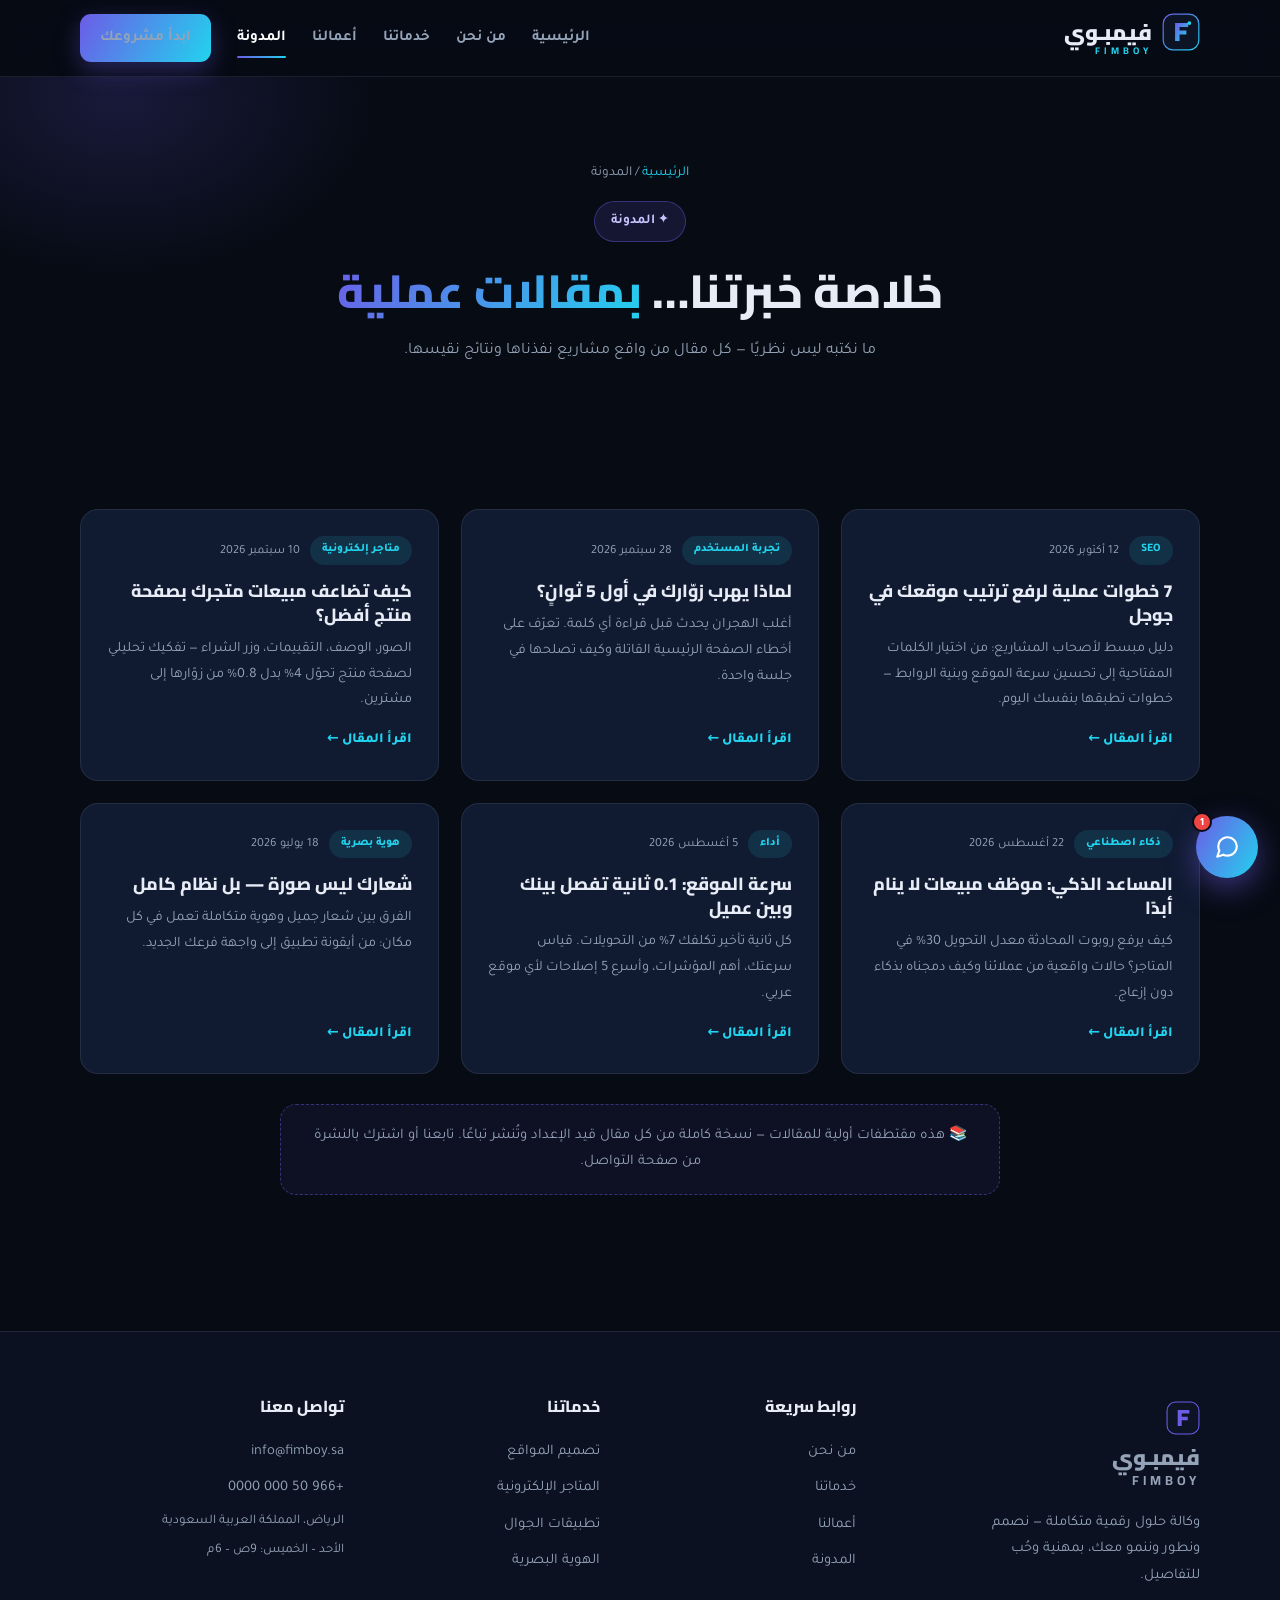
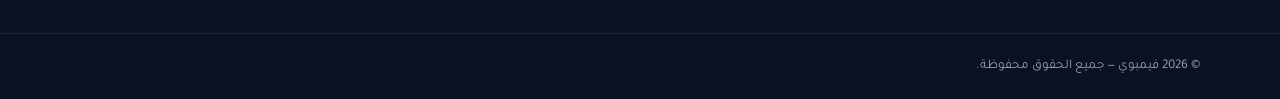
<file: fimboy/blog.html>
<!DOCTYPE html>
<html lang="ar" dir="rtl">
<head>
<meta charset="UTF-8">
<meta name="viewport" content="width=device-width, initial-scale=1.0">
<title>المدونة | فيمبوي — مقالات عن المواقع والتسويق الرقمي</title>
<meta name="description" content="مقالات فيمبوي: نصائح لبناء مواقع ناجحة، تحسين محركات البحث، تجربة المستخدم، والتسويق الرقمي للمشاريع السعودية.">
<meta property="og:type" content="website">
<meta property="og:title" content="المدونة | فيمبوي">
<meta property="og:description" content="نصائح عملية في المواقع والسيو والتسويق الرقمي.">
<meta property="og:image" content="https://d2lm3begjhzc49.cloudfront.net/generated-images/11bd13e3.webp">
<meta name="theme-color" content="#070B14">
<link rel="icon" type="image/svg+xml" href="assets/img/favicon.svg">
<link rel="preconnect" href="https://fonts.googleapis.com">
<link rel="preconnect" href="https://fonts.gstatic.com" crossorigin>
<link href="https://fonts.googleapis.com/css2?family=Tajawal:wght@400;500;700;800&family=Cairo:wght@600;700;800;900&display=swap" rel="stylesheet">
<link rel="stylesheet" href="assets/css/style.css">
</head>
<body>
<a class="skip-link" href="#main">تخطَّ إلى المحتوى</a>

<header class="site-header" id="siteHeader">
  <div class="container nav-wrap">
    <a href="index.html" class="brand" aria-label="فيمبوي — الصفحة الرئيسية">
      <span class="brand-mark" aria-hidden="true">
        <svg viewBox="0 0 64 64" width="38" height="38" fill="none" aria-hidden="true"><defs><linearGradient id="lg" x1="0" y1="0" x2="1" y2="1"><stop offset="0" stop-color="#6C5CE7"/><stop offset="1" stop-color="#22D3EE"/></linearGradient></defs><rect x="2" y="2" width="60" height="60" rx="16" fill="#0D1426" stroke="url(#lg)" stroke-width="2"/><path d="M22 47V17h22v6.5H29.5v6H41v6.5H29.5V47z" fill="url(#lg)"/><circle cx="46" cy="17" r="3.2" fill="#22D3EE"/></svg>
      </span>
      <span class="brand-text">فيمبـوي<small>FIMBOY</small></span>
    </a>
    <nav class="main-nav" id="mainNav" aria-label="التنقل الرئيسي">
      <a href="index.html">الرئيسية</a>
      <a href="about.html">من نحن</a>
      <a href="services.html">خدماتنا</a>
      <a href="portfolio.html">أعمالنا</a>
      <a href="blog.html" class="active">المدونة</a>
      <a href="contact.html" class="btn btn-primary btn-sm">ابدأ مشروعك</a>
    </nav>
    <button class="nav-toggle" id="navToggle" aria-label="فتح القائمة" aria-expanded="false" aria-controls="mainNav"><span></span><span></span><span></span></button>
  </div>
</header>

<main id="main">
<section class="page-hero">
  <div class="container">
    <p class="crumb"><a href="index.html">الرئيسية</a> / المدونة</p>
    <span class="pill">✦ المدونة</span>
    <h1>خلاصة خبرتنا… <span class="grad-text">بمقالات عملية</span></h1>
    <p>ما نكتبه ليس نظريًا — كل مقال من واقع مشاريع نفذناها ونتائج نقيسها.</p>
  </div>
</section>

<section class="section">
  <div class="container">
    <div class="post-grid">
      <article class="post reveal">
        <div class="post-meta"><span class="tag">SEO</span><time datetime="2026-10-12">12 أكتوبر 2026</time></div>
        <h3>7 خطوات عملية لرفع ترتيب موقعك في جوجل</h3>
        <p>دليل مبسط لأصحاب المشاريع: من اختيار الكلمات المفتاحية إلى تحسين سرعة الموقع وبنية الروابط — خطوات تطبقها بنفسك اليوم.</p>
        <span class="read">اقرأ المقال ←</span>
      </article>
      <article class="post reveal">
        <div class="post-meta"><span class="tag">تجربة المستخدم</span><time datetime="2026-09-28">28 سبتمبر 2026</time></div>
        <h3>لماذا يهرب زوّارك في أول 5 ثوانٍ؟</h3>
        <p>أغلب الهجران يحدث قبل قراءة أي كلمة. تعرّف على أخطاء الصفحة الرئيسية القاتلة وكيف تصلحها في جلسة واحدة.</p>
        <span class="read">اقرأ المقال ←</span>
      </article>
      <article class="post reveal">
        <div class="post-meta"><span class="tag">متاجر إلكترونية</span><time datetime="2026-09-10">10 سبتمبر 2026</time></div>
        <h3>كيف تضاعف مبيعات متجرك بصفحة منتج أفضل؟</h3>
        <p>الصور، الوصف، التقييمات، وزر الشراء — تفكيك تحليلي لصفحة منتج تحوّل 4% بدل 0.8% من زوّارها إلى مشترين.</p>
        <span class="read">اقرأ المقال ←</span>
      </article>
      <article class="post reveal">
        <div class="post-meta"><span class="tag">ذكاء اصطناعي</span><time datetime="2026-08-22">22 أغسطس 2026</time></div>
        <h3>المساعد الذكي: موظف مبيعات لا ينام أبدًا</h3>
        <p>كيف يرفع روبوت المحادثة معدل التحويل 30% في المتاجر؟ حالات واقعية من عملائنا وكيف دمجناه بذكاء دون إزعاج.</p>
        <span class="read">اقرأ المقال ←</span>
      </article>
      <article class="post reveal">
        <div class="post-meta"><span class="tag">أداء</span><time datetime="2026-08-05">5 أغسطس 2026</time></div>
        <h3>سرعة الموقع: 0.1 ثانية تفصل بينك وبين عميل</h3>
        <p>كل ثانية تأخير تكلفك 7% من التحويلات. قياس سرعتك، أهم المؤشرات، وأسرع 5 إصلاحات لأي موقع عربي.</p>
        <span class="read">اقرأ المقال ←</span>
      </article>
      <article class="post reveal">
        <div class="post-meta"><span class="tag">هوية بصرية</span><time datetime="2026-07-18">18 يوليو 2026</time></div>
        <h3>شعارك ليس صورة — بل نظام كامل</h3>
        <p>الفرق بين شعار جميل وهوية متكاملة تعمل في كل مكان: من أيقونة تطبيق إلى واجهة فرعك الجديد.</p>
        <span class="read">اقرأ المقال ←</span>
      </article>
    </div>
    <div class="note-box reveal">📚 هذه مقتطفات أولية للمقالات — نسخة كاملة من كل مقال قيد الإعداد وتُنشر تباعًا. تابعنا أو اشترك بالنشرة من صفحة التواصل.</div>
  </div>
</section>
</main>

<footer class="site-footer">
  <div class="container footer-grid">
    <div class="f-col">
      <a href="index.html" class="brand"><span class="brand-mark"><svg viewBox="0 0 64 64" width="34" height="34" aria-hidden="true"><rect x="2" y="2" width="60" height="60" rx="16" fill="#0D1426" stroke="#6C5CE7" stroke-width="2"/><path d="M22 47V17h22v6.5H29.5v6H41v6.5H29.5V47z" fill="#6C5CE7"/></svg></span><span class="brand-text">فيمبـوي<small>FIMBOY</small></span></a>
      <p>وكالة حلول رقمية متكاملة — نصمم ونطور وننمو معك، بمهنية وحُب للتفاصيل.</p>
    </div>
    <div class="f-col"><h4>روابط سريعة</h4><a href="about.html">من نحن</a><a href="services.html">خدماتنا</a><a href="portfolio.html">أعمالنا</a><a href="blog.html">المدونة</a></div>
    <div class="f-col"><h4>خدماتنا</h4><a href="services.html">تصميم المواقع</a><a href="services.html">المتاجر الإلكترونية</a><a href="services.html">تطبيقات الجوال</a><a href="services.html">الهوية البصرية</a></div>
    <div class="f-col"><h4>تواصل معنا</h4><a href="mailto:info@fimboy.sa">info@fimboy.sa</a><a href="tel:+966500000000">+966 50 000 0000</a><small>الرياض، المملكة العربية السعودية</small><small>الأحد – الخميس: 9ص – 6م</small></div>
  </div>
  <div class="footer-bar"><div class="container"><small>© <span id="year">2026</span> فيمبوي — جميع الحقوق محفوظة.</small></div></div>
</footer>

<div class="chat-fab" id="chatFab" role="button" tabindex="0" aria-label="افتح المساعد الذكي" aria-expanded="false">
  <svg viewBox="0 0 24 24" width="26" height="26" fill="none" stroke="currentColor" stroke-width="2" stroke-linecap="round" stroke-linejoin="round" aria-hidden="true"><path d="M21 11.5a8.38 8.38 0 0 1-.9 3.8 8.5 8.5 0 0 1-7.6 4.7 8.38 8.38 0 0 1-3.8-.9L3 21l1.9-5.7a8.38 8.38 0 0 1-.9-3.8 8.5 8.5 0 0 1 4.7-7.6 8.38 8.38 0 0 1 3.8-.9h.5a8.48 8.48 0 0 1 8 8v.5z"/></svg>
  <span class="fab-badge" id="fabBadge">1</span>
</div>
<div class="chat-panel" id="chatPanel" role="dialog" aria-label="مساعد فيمبوي الذكي" aria-hidden="true">
  <div class="chat-header">
    <div class="chat-bot"><span class="bot-avatar">F</span><div class="bot-meta"><strong>مساعد فيمبوي</strong><span class="bot-status"><i></i> متصل الآن — يرد فورًا</span></div></div>
    <button class="chat-close" id="chatClose" aria-label="إغلاق المحادثة">✕</button>
  </div>
  <div class="chat-messages" id="chatMessages" aria-live="polite"></div>
  <div class="chat-chips" id="chatChips"></div>
  <form class="chat-form" id="chatForm">
    <input type="text" id="chatInput" placeholder="اكتب رسالتك هنا…" autocomplete="off" aria-label="رسالتك">
    <button type="submit" aria-label="إرسال الرسالة"><svg viewBox="0 0 24 24" width="20" height="20" fill="currentColor" aria-hidden="true"><path d="M2.01 21L23 12 2.01 3 2 10l15 2-15 2z"/></svg></button>
  </form>
</div>

<script src="assets/js/main.js" defer></script>
<script src="assets/js/chatbot.js" defer></script>
</body>
</html>
</file>
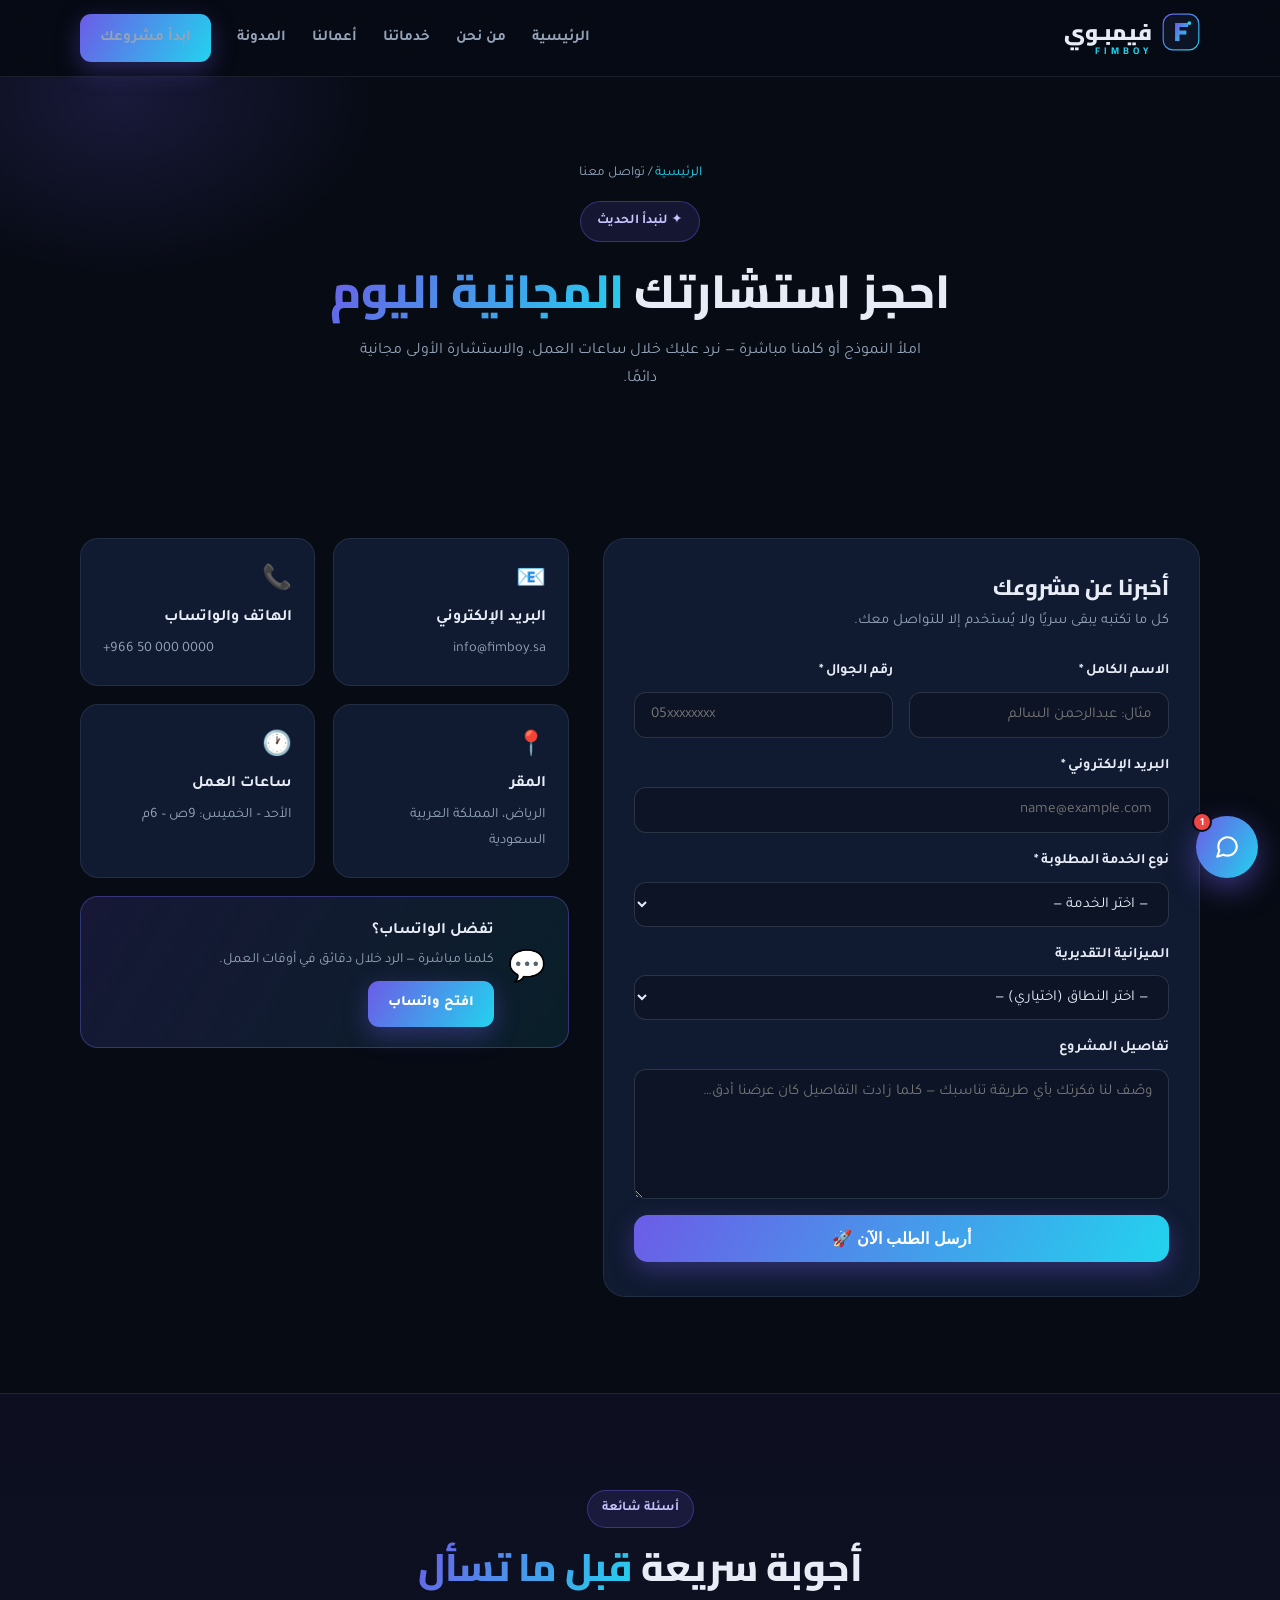
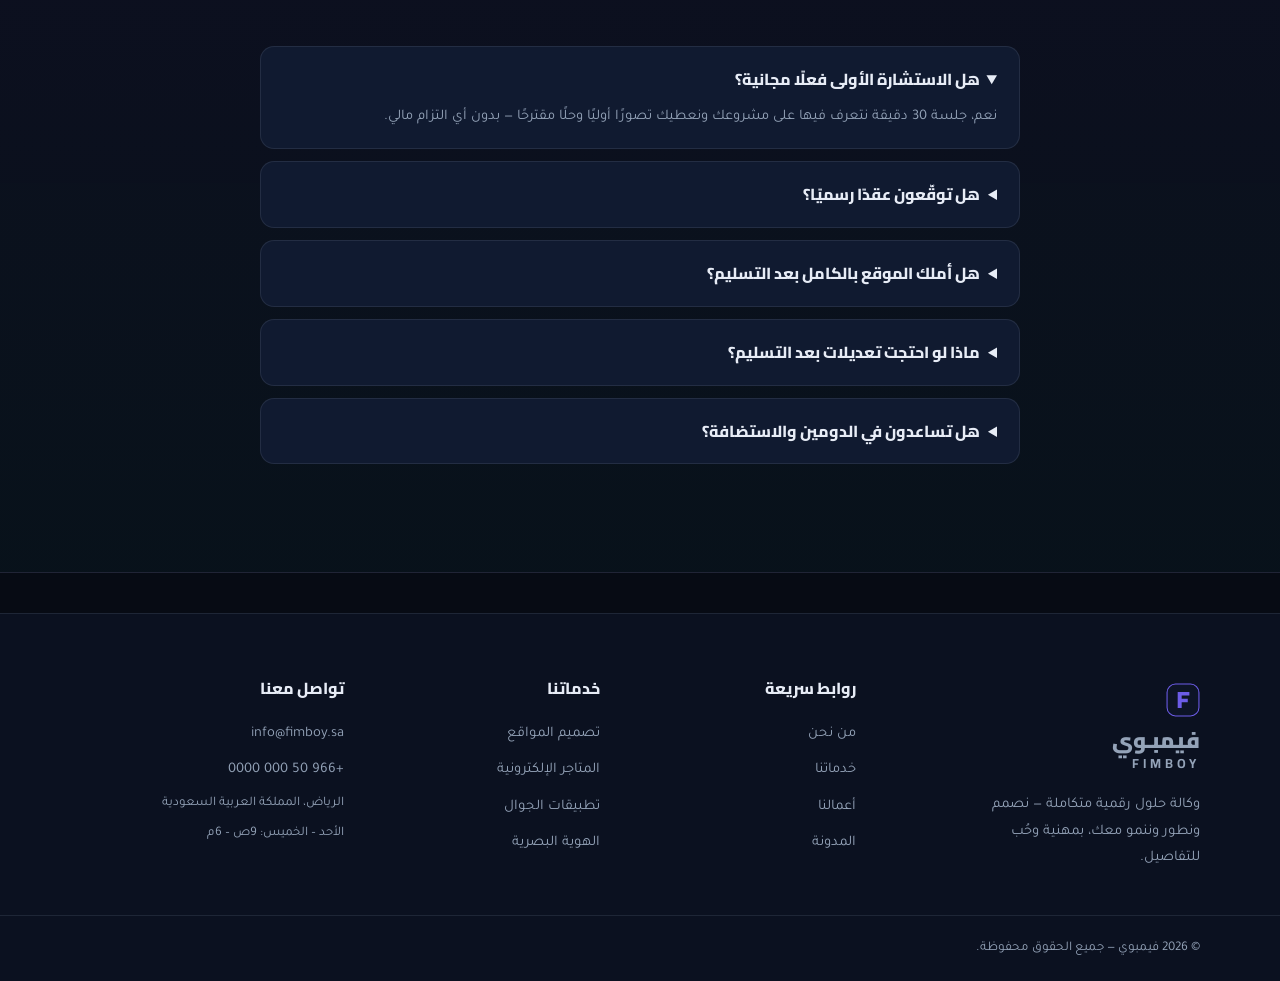
<file: fimboy/contact.html>
<!DOCTYPE html>
<html lang="ar" dir="rtl">
<head>
<meta charset="UTF-8">
<meta name="viewport" content="width=device-width, initial-scale=1.0">
<title>تواصل معنا | فيمبوي — احجز استشارتك المجانية</title>
<meta name="description" content="تواصل مع فيمبوي: احجز استشارة مجانية لمشروعك، أو راسلنا واتساب وبريد إلكتروني — نرد خلال ساعات العمل.">
<meta property="og:type" content="website">
<meta property="og:title" content="تواصل معنا | فيمبوي">
<meta property="og:description" content="احجز استشارتك المجانية — نرد خلال ساعات العمل.">
<meta property="og:image" content="https://d2lm3begjhzc49.cloudfront.net/generated-images/11bd13e3.webp">
<meta name="theme-color" content="#070B14">
<link rel="icon" type="image/svg+xml" href="assets/img/favicon.svg">
<link rel="preconnect" href="https://fonts.googleapis.com">
<link rel="preconnect" href="https://fonts.gstatic.com" crossorigin>
<link href="https://fonts.googleapis.com/css2?family=Tajawal:wght@400;500;700;800&family=Cairo:wght@600;700;800;900&display=swap" rel="stylesheet">
<link rel="stylesheet" href="assets/css/style.css">
</head>
<body>
<a class="skip-link" href="#main">تخطَّ إلى المحتوى</a>

<header class="site-header" id="siteHeader">
  <div class="container nav-wrap">
    <a href="index.html" class="brand" aria-label="فيمبوي — الصفحة الرئيسية">
      <span class="brand-mark" aria-hidden="true">
        <svg viewBox="0 0 64 64" width="38" height="38" fill="none" aria-hidden="true"><defs><linearGradient id="lg" x1="0" y1="0" x2="1" y2="1"><stop offset="0" stop-color="#6C5CE7"/><stop offset="1" stop-color="#22D3EE"/></linearGradient></defs><rect x="2" y="2" width="60" height="60" rx="16" fill="#0D1426" stroke="url(#lg)" stroke-width="2"/><path d="M22 47V17h22v6.5H29.5v6H41v6.5H29.5V47z" fill="url(#lg)"/><circle cx="46" cy="17" r="3.2" fill="#22D3EE"/></svg>
      </span>
      <span class="brand-text">فيمبـوي<small>FIMBOY</small></span>
    </a>
    <nav class="main-nav" id="mainNav" aria-label="التنقل الرئيسي">
      <a href="index.html">الرئيسية</a>
      <a href="about.html">من نحن</a>
      <a href="services.html">خدماتنا</a>
      <a href="portfolio.html">أعمالنا</a>
      <a href="blog.html">المدونة</a>
      <a href="contact.html" class="btn btn-primary btn-sm">ابدأ مشروعك</a>
    </nav>
    <button class="nav-toggle" id="navToggle" aria-label="فتح القائمة" aria-expanded="false" aria-controls="mainNav"><span></span><span></span><span></span></button>
  </div>
</header>

<main id="main">
<section class="page-hero">
  <div class="container">
    <p class="crumb"><a href="index.html">الرئيسية</a> / تواصل معنا</p>
    <span class="pill">✦ لنبدأ الحديث</span>
    <h1>احجز استشارتك <span class="grad-text">المجانية اليوم</span></h1>
    <p>املأ النموذج أو كلمنا مباشرة — نرد عليك خلال ساعات العمل، والاستشارة الأولى مجانية دائمًا.</p>
  </div>
</section>

<section class="section">
  <div class="container contact-grid">
    <div class="form-card reveal">
      <h2>أخبرنا عن مشروعك</h2>
      <p>كل ما تكتبه يبقى سريًا ولا يُستخدم إلا للتواصل معك.</p>
      <div class="form-ok" id="formOk">✅ تم إرسال طلبك بنجاح! سيتواصل معك فريق فيمبوي خلال ساعات العمل — شكرًا لثقتك.</div>
      <form id="contactForm" novalidate>
        <div class="f-row">
          <div class="field"><label for="name">الاسم الكامل *</label><input id="name" name="name" type="text" required placeholder="مثال: عبدالرحمن السالم"></div>
          <div class="field"><label for="phone">رقم الجوال *</label><input id="phone" name="phone" type="tel" required placeholder="05xxxxxxxx" pattern="[0-9+\s]{9,15}"></div>
        </div>
        <div class="field"><label for="email">البريد الإلكتروني *</label><input id="email" name="email" type="email" required placeholder="name@example.com"></div>
        <div class="field"><label for="service">نوع الخدمة المطلوبة *</label>
          <select id="service" name="service" required>
            <option value="">— اختر الخدمة —</option>
            <option>موقع تعريفي</option>
            <option>متجر إلكتروني</option>
            <option>تطبيق جوال</option>
            <option>هوية بصرية</option>
            <option>تحسين محركات البحث SEO</option>
            <option>دمج المساعد الذكي</option>
            <option>شيء آخر / غير محدد</option>
          </select>
        </div>
        <div class="field"><label for="budget">الميزانية التقديرية</label>
          <select id="budget" name="budget">
            <option value="">— اختر النطاق (اختياري) —</option>
            <option>أقل من 5,000 ريال</option>
            <option>5,000 – 15,000 ريال</option>
            <option>15,000 – 40,000 ريال</option>
            <option>أكثر من 40,000 ريال</option>
          </select>
        </div>
        <div class="field"><label for="msg">تفاصيل المشروع</label><textarea id="msg" name="msg" placeholder="وصّف لنا فكرتك بأي طريقة تناسبك — كلما زادت التفاصيل كان عرضنا أدق…"></textarea></div>
        <button type="submit" class="btn btn-primary" style="width:100%;justify-content:center">أرسل الطلب الآن 🚀</button>
      </form>
    </div>

    <div class="reveal">
      <div class="info-card">
        <div class="info-item"><span class="ic">📧</span><strong>البريد الإلكتروني</strong><p>info@fimboy.sa</p></div>
        <div class="info-item"><span class="ic">📞</span><strong>الهاتف والواتساب</strong><p dir="ltr">+966 50 000 0000</p></div>
        <div class="info-item"><span class="ic">📍</span><strong>المقر</strong><p>الرياض، المملكة العربية السعودية</p></div>
        <div class="info-item"><span class="ic">🕐</span><strong>ساعات العمل</strong><p>الأحد – الخميس: 9ص – 6م</p></div>
      </div>
      <div class="whatsapp-card">
        <span class="ic">💬</span>
        <div>
          <strong>تفضل الواتساب؟</strong>
          <p>كلمنا مباشرة — الرد خلال دقائق في أوقات العمل.</p>
          <a class="btn btn-primary btn-sm" href="https://wa.me/966500000000" target="_blank" rel="noopener">افتح واتساب</a>
        </div>
      </div>
    </div>
  </div>
</section>

<section class="section alt">
  <div class="container">
    <div class="section-head reveal">
      <span class="kicker">أسئلة شائعة</span>
      <h2>أجوبة سريعة <span class="grad-text">قبل ما تسأل</span></h2>
    </div>
    <div class="faq reveal" style="max-width:760px;margin-inline:auto">
      <details open><summary>هل الاستشارة الأولى فعلًا مجانية؟</summary><p>نعم، جلسة 30 دقيقة نتعرف فيها على مشروعك ونعطيك تصورًا أوليًا وحلًا مقترحًا — بدون أي التزام مالي.</p></details>
      <details><summary>هل توقّعون عقدًا رسميًا؟</summary><p>بالتأكيد. عقد رسمي واضح يشمل نطاق العمل، الجدول الزمني، التكلفة، وحقوق الملكية الكاملة لك على الكود والتصميم.</p></details>
      <details><summary>هل أملك الموقع بالكامل بعد التسليم؟</summary><p>نعم 100% — الكود والتصميم والنطاق والاستضافة كلها باسمك وبسيطرتك الكاملة.</p></details>
      <details><summary>ماذا لو احتجت تعديلات بعد التسليم؟</summary><p>كل مشروع يشمل فترة دعم مجانية (شهر للباقة الأساسية، و3 أشهر للمتاجر والتطبيقات) لإصلاح أي ملاحظة.</p></details>
      <details><summary>هل تساعدون في الدومين والاستضافة؟</summary><p>نعم، نوصي بالأفضل لميزانيتك، وننسق كل إجراءات الربط والنشر نيابةً عنك.</p></details>
    </div>
  </div>
</section>
</main>

<footer class="site-footer">
  <div class="container footer-grid">
    <div class="f-col">
      <a href="index.html" class="brand"><span class="brand-mark"><svg viewBox="0 0 64 64" width="34" height="34" aria-hidden="true"><rect x="2" y="2" width="60" height="60" rx="16" fill="#0D1426" stroke="#6C5CE7" stroke-width="2"/><path d="M22 47V17h22v6.5H29.5v6H41v6.5H29.5V47z" fill="#6C5CE7"/></svg></span><span class="brand-text">فيمبـوي<small>FIMBOY</small></span></a>
      <p>وكالة حلول رقمية متكاملة — نصمم ونطور وننمو معك، بمهنية وحُب للتفاصيل.</p>
    </div>
    <div class="f-col"><h4>روابط سريعة</h4><a href="about.html">من نحن</a><a href="services.html">خدماتنا</a><a href="portfolio.html">أعمالنا</a><a href="blog.html">المدونة</a></div>
    <div class="f-col"><h4>خدماتنا</h4><a href="services.html">تصميم المواقع</a><a href="services.html">المتاجر الإلكترونية</a><a href="services.html">تطبيقات الجوال</a><a href="services.html">الهوية البصرية</a></div>
    <div class="f-col"><h4>تواصل معنا</h4><a href="mailto:info@fimboy.sa">info@fimboy.sa</a><a href="tel:+966500000000">+966 50 000 0000</a><small>الرياض، المملكة العربية السعودية</small><small>الأحد – الخميس: 9ص – 6م</small></div>
  </div>
  <div class="footer-bar"><div class="container"><small>© <span id="year">2026</span> فيمبوي — جميع الحقوق محفوظة.</small></div></div>
</footer>

<div class="chat-fab" id="chatFab" role="button" tabindex="0" aria-label="افتح المساعد الذكي" aria-expanded="false">
  <svg viewBox="0 0 24 24" width="26" height="26" fill="none" stroke="currentColor" stroke-width="2" stroke-linecap="round" stroke-linejoin="round" aria-hidden="true"><path d="M21 11.5a8.38 8.38 0 0 1-.9 3.8 8.5 8.5 0 0 1-7.6 4.7 8.38 8.38 0 0 1-3.8-.9L3 21l1.9-5.7a8.38 8.38 0 0 1-.9-3.8 8.5 8.5 0 0 1 4.7-7.6 8.38 8.38 0 0 1 3.8-.9h.5a8.48 8.48 0 0 1 8 8v.5z"/></svg>
  <span class="fab-badge" id="fabBadge">1</span>
</div>
<div class="chat-panel" id="chatPanel" role="dialog" aria-label="مساعد فيمبوي الذكي" aria-hidden="true">
  <div class="chat-header">
    <div class="chat-bot"><span class="bot-avatar">F</span><div class="bot-meta"><strong>مساعد فيمبوي</strong><span class="bot-status"><i></i> متصل الآن — يرد فورًا</span></div></div>
    <button class="chat-close" id="chatClose" aria-label="إغلاق المحادثة">✕</button>
  </div>
  <div class="chat-messages" id="chatMessages" aria-live="polite"></div>
  <div class="chat-chips" id="chatChips"></div>
  <form class="chat-form" id="chatForm">
    <input type="text" id="chatInput" placeholder="اكتب رسالتك هنا…" autocomplete="off" aria-label="رسالتك">
    <button type="submit" aria-label="إرسال الرسالة"><svg viewBox="0 0 24 24" width="20" height="20" fill="currentColor" aria-hidden="true"><path d="M2.01 21L23 12 2.01 3 2 10l15 2-15 2z"/></svg></button>
  </form>
</div>

<script src="assets/js/main.js" defer></script>
<script src="assets/js/chatbot.js" defer></script>
</body>
</html>
</file>
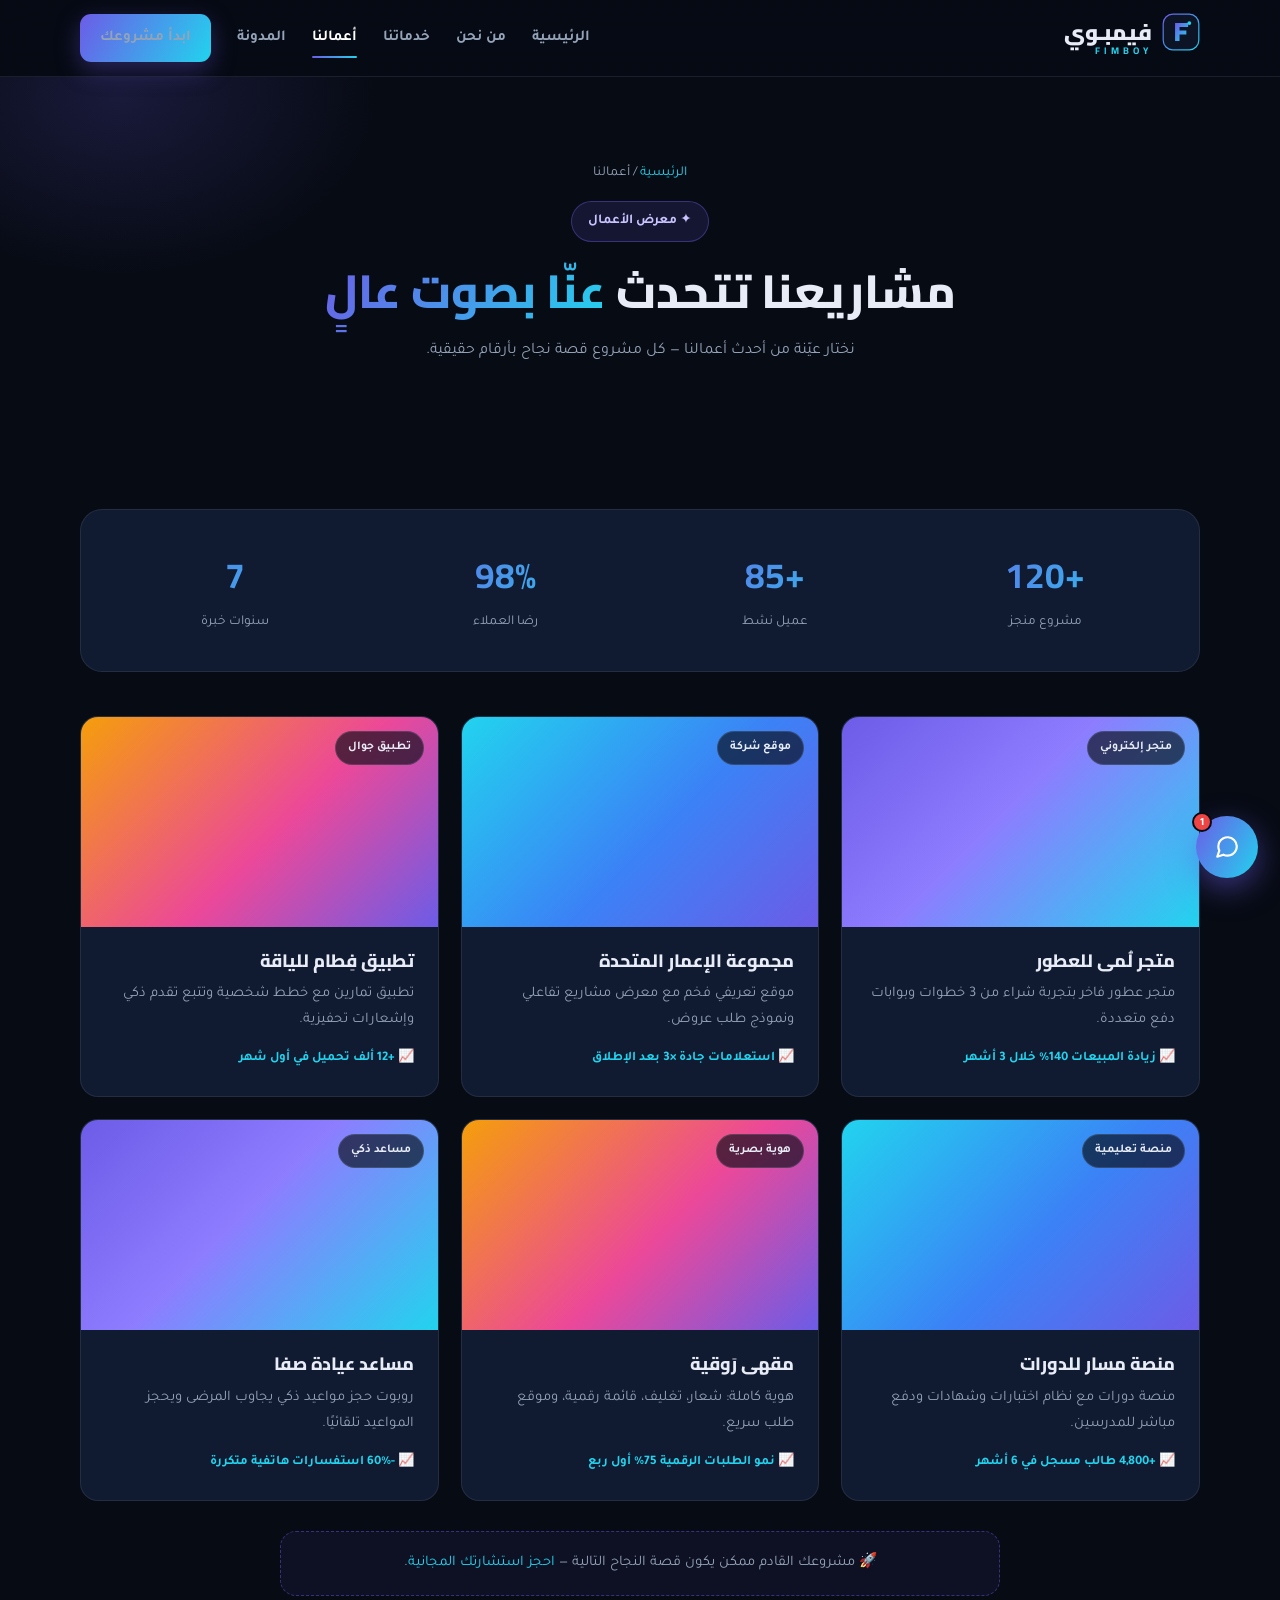
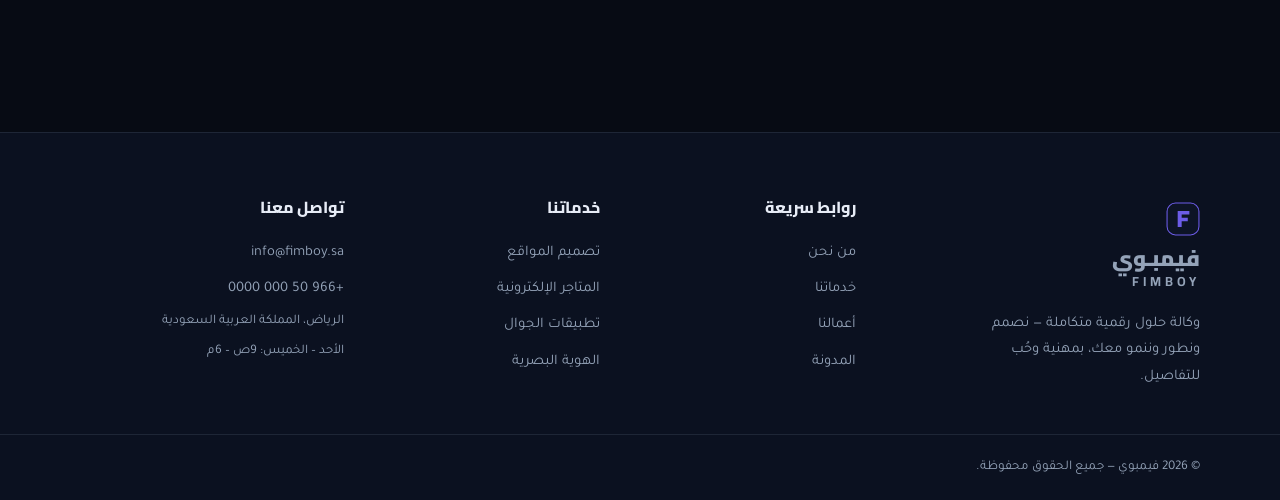
<file: fimboy/portfolio.html>
<!DOCTYPE html>
<html lang="ar" dir="rtl">
<head>
<meta charset="UTF-8">
<meta name="viewport" content="width=device-width, initial-scale=1.0">
<title>أعمالنا | فيمبوي — معرض مشاريعنا الرقمية</title>
<meta name="description" content="استعرض أعمال فيمبوي: متاجر إلكترونية، مواقع شركات، وتطبيقات جوال نفذناها لعملائنا بنجاح — نتائج حقيقية بالأرقام.">
<meta property="og:type" content="website">
<meta property="og:title" content="أعمالنا | فيمبوي">
<meta property="og:description" content="مشاريع رقمية نفذناها بشغف — نتائج حقيقية بالأرقام.">
<meta property="og:image" content="https://d2lm3begjhzc49.cloudfront.net/generated-images/11bd13e3.webp">
<meta name="theme-color" content="#070B14">
<link rel="icon" type="image/svg+xml" href="assets/img/favicon.svg">
<link rel="preconnect" href="https://fonts.googleapis.com">
<link rel="preconnect" href="https://fonts.gstatic.com" crossorigin>
<link href="https://fonts.googleapis.com/css2?family=Tajawal:wght@400;500;700;800&family=Cairo:wght@600;700;800;900&display=swap" rel="stylesheet">
<link rel="stylesheet" href="assets/css/style.css">
</head>
<body>
<a class="skip-link" href="#main">تخطَّ إلى المحتوى</a>

<header class="site-header" id="siteHeader">
  <div class="container nav-wrap">
    <a href="index.html" class="brand" aria-label="فيمبوي — الصفحة الرئيسية">
      <span class="brand-mark" aria-hidden="true">
        <svg viewBox="0 0 64 64" width="38" height="38" fill="none" aria-hidden="true"><defs><linearGradient id="lg" x1="0" y1="0" x2="1" y2="1"><stop offset="0" stop-color="#6C5CE7"/><stop offset="1" stop-color="#22D3EE"/></linearGradient></defs><rect x="2" y="2" width="60" height="60" rx="16" fill="#0D1426" stroke="url(#lg)" stroke-width="2"/><path d="M22 47V17h22v6.5H29.5v6H41v6.5H29.5V47z" fill="url(#lg)"/><circle cx="46" cy="17" r="3.2" fill="#22D3EE"/></svg>
      </span>
      <span class="brand-text">فيمبـوي<small>FIMBOY</small></span>
    </a>
    <nav class="main-nav" id="mainNav" aria-label="التنقل الرئيسي">
      <a href="index.html">الرئيسية</a>
      <a href="about.html">من نحن</a>
      <a href="services.html">خدماتنا</a>
      <a href="portfolio.html" class="active">أعمالنا</a>
      <a href="blog.html">المدونة</a>
      <a href="contact.html" class="btn btn-primary btn-sm">ابدأ مشروعك</a>
    </nav>
    <button class="nav-toggle" id="navToggle" aria-label="فتح القائمة" aria-expanded="false" aria-controls="mainNav"><span></span><span></span><span></span></button>
  </div>
</header>

<main id="main">
<section class="page-hero">
  <div class="container">
    <p class="crumb"><a href="index.html">الرئيسية</a> / أعمالنا</p>
    <span class="pill">✦ معرض الأعمال</span>
    <h1>مشاريعنا تتحدث <span class="grad-text">عنّا بصوت عالٍ</span></h1>
    <p>نختار عيّنة من أحدث أعمالنا — كل مشروع قصة نجاح بأرقام حقيقية.</p>
  </div>
</section>

<section class="section">
  <div class="container">
    <div class="stats-band reveal" style="margin-bottom:44px">
      <div><strong>+120</strong><span>مشروع منجز</span></div>
      <div><strong>+85</strong><span>عميل نشط</span></div>
      <div><strong>98%</strong><span>رضا العملاء</span></div>
      <div><strong>7</strong><span>سنوات خبرة</span></div>
    </div>

    <div class="f-grid">
      <article class="p-card reveal"><div class="p-cover tall g1"><span class="p-badge">متجر إلكتروني</span></div><div class="p-body"><h3>متجر لُمى للعطور</h3><p>متجر عطور فاخر بتجربة شراء من 3 خطوات وبوابات دفع متعددة.</p><small>📈 زيادة المبيعات 140% خلال 3 أشهر</small></div></article>
      <article class="p-card reveal"><div class="p-cover tall g2"><span class="p-badge">موقع شركة</span></div><div class="p-body"><h3>مجموعة الإعمار المتحدة</h3><p>موقع تعريفي فخم مع معرض مشاريع تفاعلي ونموذج طلب عروض.</p><small>📈 استعلامات جادة ×3 بعد الإطلاق</small></div></article>
      <article class="p-card reveal"><div class="p-cover tall g3"><span class="p-badge">تطبيق جوال</span></div><div class="p-body"><h3>تطبيق فِطام للياقة</h3><p>تطبيق تمارين مع خطط شخصية وتتبع تقدم ذكي وإشعارات تحفيزية.</p><small>📈 +12 ألف تحميل في أول شهر</small></div></article>
      <article class="p-card reveal"><div class="p-cover tall g2"><span class="p-badge">منصة تعليمية</span></div><div class="p-body"><h3>منصة مسار للدورات</h3><p>منصة دورات مع نظام اختبارات وشهادات ودفع مباشر للمدرسين.</p><small>📈 +4,800 طالب مسجل في 6 أشهر</small></div></article>
      <article class="p-card reveal"><div class="p-cover tall g3"><span class="p-badge">هوية بصرية</span></div><div class="p-body"><h3>مقهى رَوقية</h3><p>هوية كاملة: شعار، تغليف، قائمة رقمية، وموقع طلب سريع.</p><small>📈 نمو الطلبات الرقمية 75% أول ربع</small></div></article>
      <article class="p-card reveal"><div class="p-cover tall g1"><span class="p-badge">مساعد ذكي</span></div><div class="p-body"><h3>مساعد عيادة صفا</h3><p>روبوت حجز مواعيد ذكي يجاوب المرضى ويحجز المواعيد تلقائيًا.</p><small>📈 -60% استفسارات هاتفية متكررة</small></div></article>
    </div>

    <div class="note-box reveal">🚀 مشروعك القادم ممكن يكون قصة النجاح التالية — <a href="contact.html" style="color:var(--p2)">احجز استشارتك المجانية</a>.</div>
  </div>
</section>
</main>

<footer class="site-footer">
  <div class="container footer-grid">
    <div class="f-col">
      <a href="index.html" class="brand"><span class="brand-mark"><svg viewBox="0 0 64 64" width="34" height="34" aria-hidden="true"><rect x="2" y="2" width="60" height="60" rx="16" fill="#0D1426" stroke="#6C5CE7" stroke-width="2"/><path d="M22 47V17h22v6.5H29.5v6H41v6.5H29.5V47z" fill="#6C5CE7"/></svg></span><span class="brand-text">فيمبـوي<small>FIMBOY</small></span></a>
      <p>وكالة حلول رقمية متكاملة — نصمم ونطور وننمو معك، بمهنية وحُب للتفاصيل.</p>
    </div>
    <div class="f-col"><h4>روابط سريعة</h4><a href="about.html">من نحن</a><a href="services.html">خدماتنا</a><a href="portfolio.html">أعمالنا</a><a href="blog.html">المدونة</a></div>
    <div class="f-col"><h4>خدماتنا</h4><a href="services.html">تصميم المواقع</a><a href="services.html">المتاجر الإلكترونية</a><a href="services.html">تطبيقات الجوال</a><a href="services.html">الهوية البصرية</a></div>
    <div class="f-col"><h4>تواصل معنا</h4><a href="mailto:info@fimboy.sa">info@fimboy.sa</a><a href="tel:+966500000000">+966 50 000 0000</a><small>الرياض، المملكة العربية السعودية</small><small>الأحد – الخميس: 9ص – 6م</small></div>
  </div>
  <div class="footer-bar"><div class="container"><small>© <span id="year">2026</span> فيمبوي — جميع الحقوق محفوظة.</small></div></div>
</footer>

<div class="chat-fab" id="chatFab" role="button" tabindex="0" aria-label="افتح المساعد الذكي" aria-expanded="false">
  <svg viewBox="0 0 24 24" width="26" height="26" fill="none" stroke="currentColor" stroke-width="2" stroke-linecap="round" stroke-linejoin="round" aria-hidden="true"><path d="M21 11.5a8.38 8.38 0 0 1-.9 3.8 8.5 8.5 0 0 1-7.6 4.7 8.38 8.38 0 0 1-3.8-.9L3 21l1.9-5.7a8.38 8.38 0 0 1-.9-3.8 8.5 8.5 0 0 1 4.7-7.6 8.38 8.38 0 0 1 3.8-.9h.5a8.48 8.48 0 0 1 8 8v.5z"/></svg>
  <span class="fab-badge" id="fabBadge">1</span>
</div>
<div class="chat-panel" id="chatPanel" role="dialog" aria-label="مساعد فيمبوي الذكي" aria-hidden="true">
  <div class="chat-header">
    <div class="chat-bot"><span class="bot-avatar">F</span><div class="bot-meta"><strong>مساعد فيمبوي</strong><span class="bot-status"><i></i> متصل الآن — يرد فورًا</span></div></div>
    <button class="chat-close" id="chatClose" aria-label="إغلاق المحادثة">✕</button>
  </div>
  <div class="chat-messages" id="chatMessages" aria-live="polite"></div>
  <div class="chat-chips" id="chatChips"></div>
  <form class="chat-form" id="chatForm">
    <input type="text" id="chatInput" placeholder="اكتب رسالتك هنا…" autocomplete="off" aria-label="رسالتك">
    <button type="submit" aria-label="إرسال الرسالة"><svg viewBox="0 0 24 24" width="20" height="20" fill="currentColor" aria-hidden="true"><path d="M2.01 21L23 12 2.01 3 2 10l15 2-15 2z"/></svg></button>
  </form>
</div>

<script src="assets/js/main.js" defer></script>
<script src="assets/js/chatbot.js" defer></script>
</body>
</html>
</file>
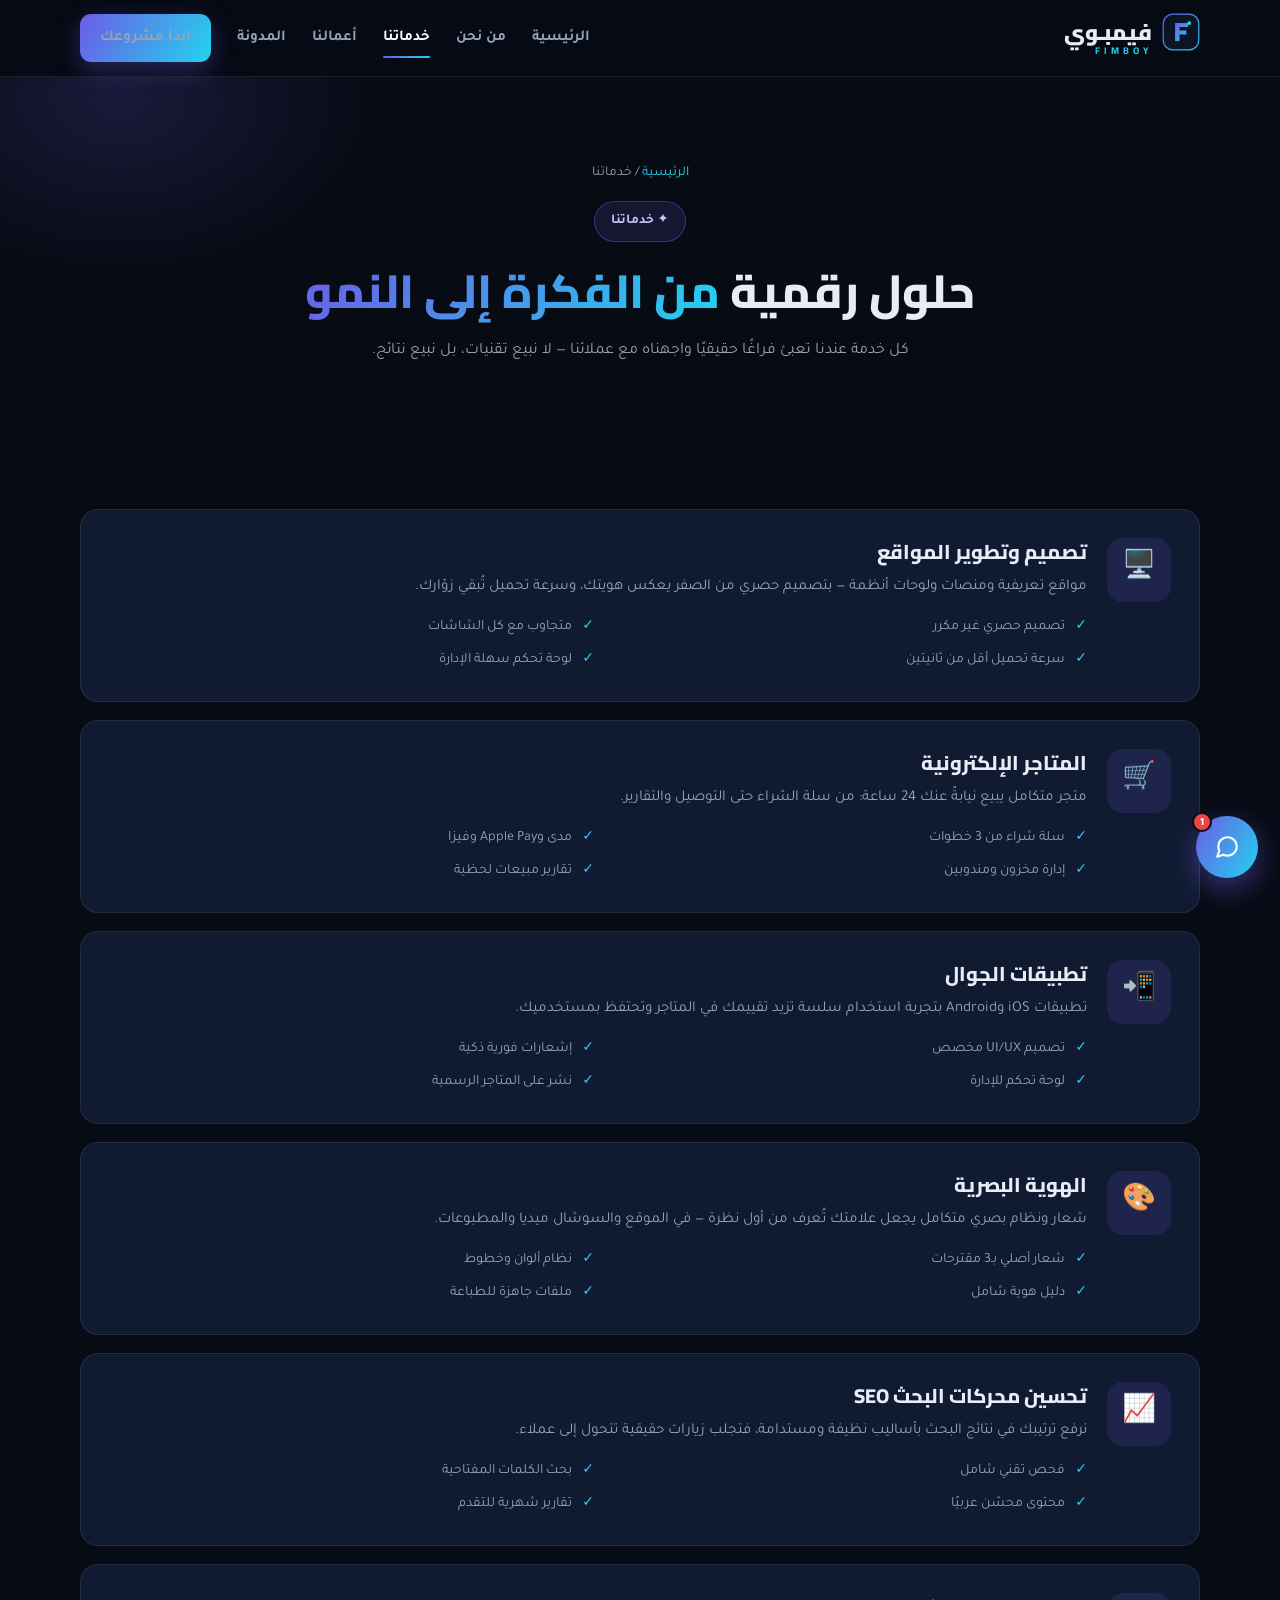
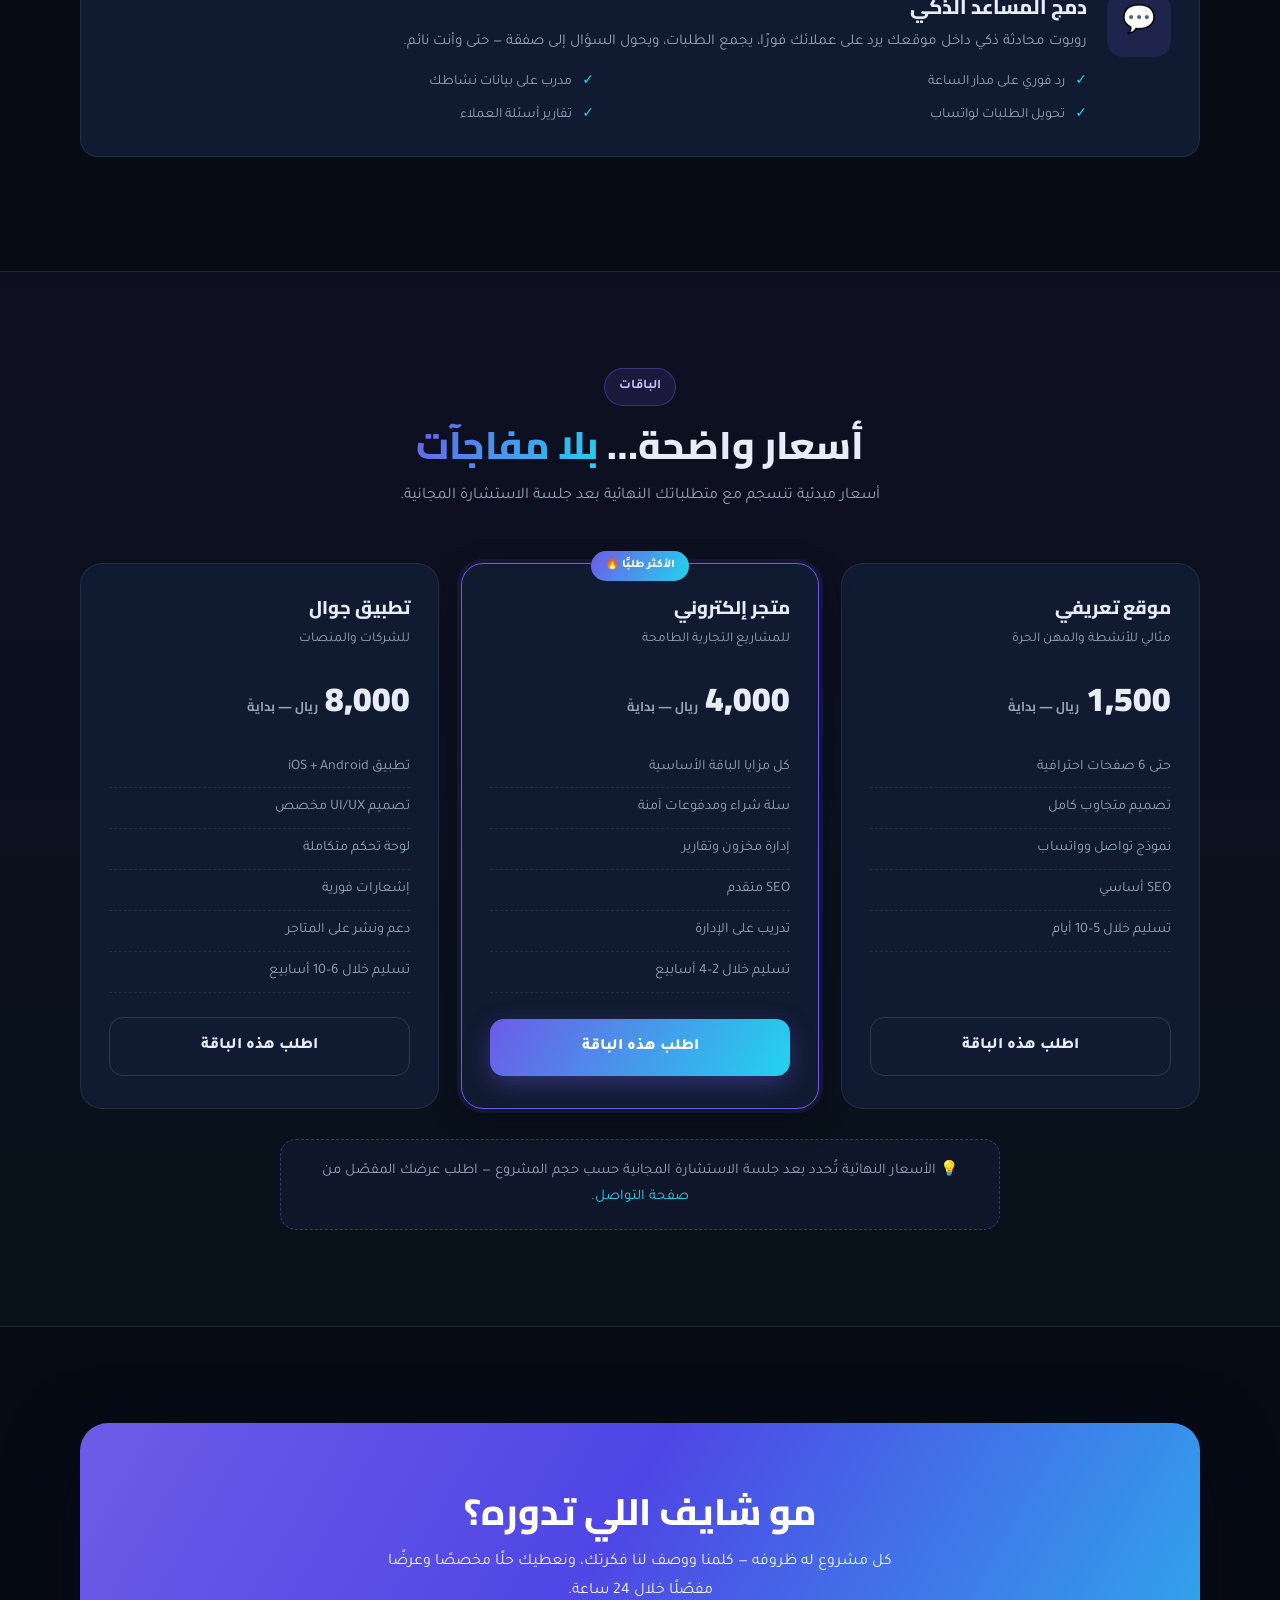
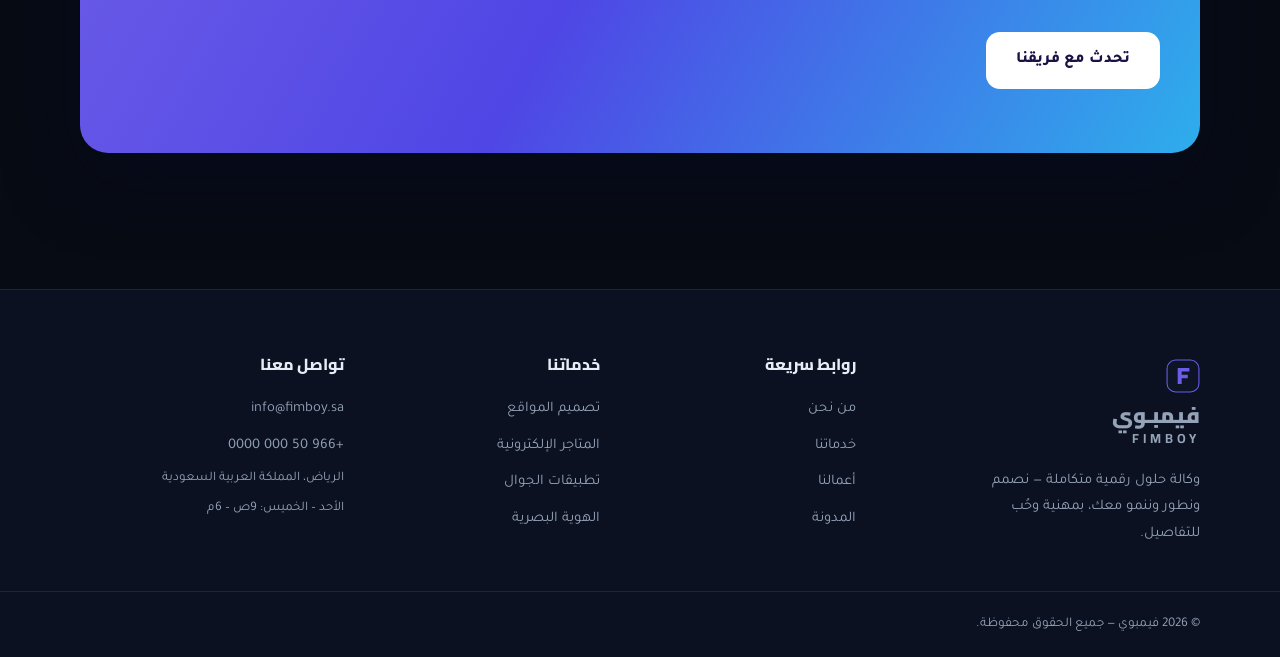
<file: fimboy/services.html>
<!DOCTYPE html>
<html lang="ar" dir="rtl">
<head>
<meta charset="UTF-8">
<meta name="viewport" content="width=device-width, initial-scale=1.0">
<title>خدماتنا | فيمبوي — تصميم مواقع ومتاجر وتطبيقات</title>
<meta name="description" content="خدمات فيمبوي: تصميم وتطوير المواقع، المتاجر الإلكترونية، تطبيقات الجوال، الهوية البصرية، تحسين محركات البحث، ودمج المساعد الذكي — مع باقات أسعار واضحة.">
<meta property="og:type" content="website">
<meta property="og:title" content="خدماتنا | فيمبوي">
<meta property="og:description" content="مواقع، متاجر، تطبيقات، هوية بصرية وتسويق رقمي — باقات واضحة بلا مفاجآت.">
<meta property="og:image" content="https://d2lm3begjhzc49.cloudfront.net/generated-images/11bd13e3.webp">
<meta name="theme-color" content="#070B14">
<link rel="icon" type="image/svg+xml" href="assets/img/favicon.svg">
<link rel="preconnect" href="https://fonts.googleapis.com">
<link rel="preconnect" href="https://fonts.gstatic.com" crossorigin>
<link href="https://fonts.googleapis.com/css2?family=Tajawal:wght@400;500;700;800&family=Cairo:wght@600;700;800;900&display=swap" rel="stylesheet">
<link rel="stylesheet" href="assets/css/style.css">
</head>
<body>
<a class="skip-link" href="#main">تخطَّ إلى المحتوى</a>

<header class="site-header" id="siteHeader">
  <div class="container nav-wrap">
    <a href="index.html" class="brand" aria-label="فيمبوي — الصفحة الرئيسية">
      <span class="brand-mark" aria-hidden="true">
        <svg viewBox="0 0 64 64" width="38" height="38" fill="none" aria-hidden="true"><defs><linearGradient id="lg" x1="0" y1="0" x2="1" y2="1"><stop offset="0" stop-color="#6C5CE7"/><stop offset="1" stop-color="#22D3EE"/></linearGradient></defs><rect x="2" y="2" width="60" height="60" rx="16" fill="#0D1426" stroke="url(#lg)" stroke-width="2"/><path d="M22 47V17h22v6.5H29.5v6H41v6.5H29.5V47z" fill="url(#lg)"/><circle cx="46" cy="17" r="3.2" fill="#22D3EE"/></svg>
      </span>
      <span class="brand-text">فيمبـوي<small>FIMBOY</small></span>
    </a>
    <nav class="main-nav" id="mainNav" aria-label="التنقل الرئيسي">
      <a href="index.html">الرئيسية</a>
      <a href="about.html">من نحن</a>
      <a href="services.html" class="active">خدماتنا</a>
      <a href="portfolio.html">أعمالنا</a>
      <a href="blog.html">المدونة</a>
      <a href="contact.html" class="btn btn-primary btn-sm">ابدأ مشروعك</a>
    </nav>
    <button class="nav-toggle" id="navToggle" aria-label="فتح القائمة" aria-expanded="false" aria-controls="mainNav"><span></span><span></span><span></span></button>
  </div>
</header>

<main id="main">
<section class="page-hero">
  <div class="container">
    <p class="crumb"><a href="index.html">الرئيسية</a> / خدماتنا</p>
    <span class="pill">✦ خدماتنا</span>
    <h1>حلول رقمية <span class="grad-text">من الفكرة إلى النمو</span></h1>
    <p>كل خدمة عندنا تعبئ فراغًا حقيقيًا واجهناه مع عملائنا — لا نبيع تقنيات، بل نبيع نتائج.</p>
  </div>
</section>

<section class="section">
  <div class="container">
    <div class="svc reveal">
      <span class="svc-ic">🖥️</span>
      <div>
        <h2>تصميم وتطوير المواقع</h2>
        <p>مواقع تعريفية ومنصات ولوحات أنظمة — بتصميم حصري من الصفر يعكس هويتك، وسرعة تحميل تُبقي زوّارك.</p>
        <ul><li>تصميم حصري غير مكرر</li><li>متجاوب مع كل الشاشات</li><li>سرعة تحميل أقل من ثانيتين</li><li>لوحة تحكم سهلة الإدارة</li></ul>
      </div>
    </div>
    <div class="svc reveal">
      <span class="svc-ic">🛒</span>
      <div>
        <h2>المتاجر الإلكترونية</h2>
        <p>متجر متكامل يبيع نيابةً عنك 24 ساعة: من سلة الشراء حتى التوصيل والتقارير.</p>
        <ul><li>سلة شراء من 3 خطوات</li><li>مدى وApple Pay وفيزا</li><li>إدارة مخزون ومندوبين</li><li>تقارير مبيعات لحظية</li></ul>
      </div>
    </div>
    <div class="svc reveal">
      <span class="svc-ic">📲</span>
      <div>
        <h2>تطبيقات الجوال</h2>
        <p>تطبيقات iOS وAndroid بتجربة استخدام سلسة تزيد تقييمك في المتاجر وتحتفظ بمستخدميك.</p>
        <ul><li>تصميم UI/UX مخصص</li><li>إشعارات فورية ذكية</li><li>لوحة تحكم للإدارة</li><li>نشر على المتاجر الرسمية</li></ul>
      </div>
    </div>
    <div class="svc reveal">
      <span class="svc-ic">🎨</span>
      <div>
        <h2>الهوية البصرية</h2>
        <p>شعار ونظام بصري متكامل يجعل علامتك تُعرف من أول نظرة — في الموقع والسوشال ميديا والمطبوعات.</p>
        <ul><li>شعار أصلي بـ3 مقترحات</li><li>نظام ألوان وخطوط</li><li>دليل هوية شامل</li><li>ملفات جاهزة للطباعة</li></ul>
      </div>
    </div>
    <div class="svc reveal">
      <span class="svc-ic">📈</span>
      <div>
        <h2>تحسين محركات البحث SEO</h2>
        <p>نرفع ترتيبك في نتائج البحث بأساليب نظيفة ومستدامة، فتجلب زيارات حقيقية تتحول إلى عملاء.</p>
        <ul><li>فحص تقني شامل</li><li>بحث الكلمات المفتاحية</li><li>محتوى محسّن عربيًا</li><li>تقارير شهرية للتقدم</li></ul>
      </div>
    </div>
    <div class="svc reveal">
      <span class="svc-ic">💬</span>
      <div>
        <h2>دمج المساعد الذكي</h2>
        <p>روبوت محادثة ذكي داخل موقعك يرد على عملائك فورًا، يجمع الطلبات، ويحول السؤال إلى صفقة — حتى وأنت نائم.</p>
        <ul><li>رد فوري على مدار الساعة</li><li>مدرب على بيانات نشاطك</li><li>تحويل الطلبات لواتساب</li><li>تقارير أسئلة العملاء</li></ul>
      </div>
    </div>
  </div>
</section>

<section class="section alt">
  <div class="container">
    <div class="section-head reveal">
      <span class="kicker">الباقات</span>
      <h2>أسعار واضحة… <span class="grad-text">بلا مفاجآت</span></h2>
      <p>أسعار مبدئية تنسجم مع متطلباتك النهائية بعد جلسة الاستشارة المجانية.</p>
    </div>
    <div class="pricing-grid">
      <div class="price-card reveal">
        <h3>موقع تعريفي</h3>
        <p class="desc">مثالي للأنشطة والمهن الحرة</p>
        <div class="price-line">1,500 <small>ريال — بدايةً</small></div>
        <ul>
          <li>حتى 6 صفحات احترافية</li>
          <li>تصميم متجاوب كامل</li>
          <li>نموذج تواصل وواتساب</li>
          <li>SEO أساسي</li>
          <li>تسليم خلال 5–10 أيام</li>
        </ul>
        <a href="contact.html" class="btn btn-ghost">اطلب هذه الباقة</a>
      </div>
      <div class="price-card featured reveal">
        <span class="pop-badge">الأكثر طلبًا 🔥</span>
        <h3>متجر إلكتروني</h3>
        <p class="desc">للمشاريع التجارية الطامحة</p>
        <div class="price-line">4,000 <small>ريال — بدايةً</small></div>
        <ul>
          <li>كل مزايا الباقة الأساسية</li>
          <li>سلة شراء ومدفوعات آمنة</li>
          <li>إدارة مخزون وتقارير</li>
          <li>SEO متقدم</li>
          <li>تدريب على الإدارة</li>
          <li>تسليم خلال 2–4 أسابيع</li>
        </ul>
        <a href="contact.html" class="btn btn-primary">اطلب هذه الباقة</a>
      </div>
      <div class="price-card reveal">
        <h3>تطبيق جوال</h3>
        <p class="desc">للشركات والمنصات</p>
        <div class="price-line">8,000 <small>ريال — بدايةً</small></div>
        <ul>
          <li>تطبيق iOS + Android</li>
          <li>تصميم UI/UX مخصص</li>
          <li>لوحة تحكم متكاملة</li>
          <li>إشعارات فورية</li>
          <li>دعم ونشر على المتاجر</li>
          <li>تسليم خلال 6–10 أسابيع</li>
        </ul>
        <a href="contact.html" class="btn btn-ghost">اطلب هذه الباقة</a>
      </div>
    </div>
    <div class="note-box reveal">💡 الأسعار النهائية تُحدد بعد جلسة الاستشارة المجانية حسب حجم المشروع — اطلب عرضك المفصّل من <a href="contact.html" style="color:var(--p2)">صفحة التواصل</a>.</div>
  </div>
</section>

<section class="section">
  <div class="container">
    <div class="cta-banner reveal">
      <h2>مو شايف اللي تدوره؟</h2>
      <p>كل مشروع له ظروفه — كلمنا ووصف لنا فكرتك، ونعطيك حلًا مخصصًا وعرضًا مفصّلًا خلال 24 ساعة.</p>
      <div class="hero-actions"><a href="contact.html" class="btn btn-light">تحدث مع فريقنا</a></div>
    </div>
  </div>
</section>
</main>

<footer class="site-footer">
  <div class="container footer-grid">
    <div class="f-col">
      <a href="index.html" class="brand"><span class="brand-mark"><svg viewBox="0 0 64 64" width="34" height="34" aria-hidden="true"><rect x="2" y="2" width="60" height="60" rx="16" fill="#0D1426" stroke="#6C5CE7" stroke-width="2"/><path d="M22 47V17h22v6.5H29.5v6H41v6.5H29.5V47z" fill="#6C5CE7"/></svg></span><span class="brand-text">فيمبـوي<small>FIMBOY</small></span></a>
      <p>وكالة حلول رقمية متكاملة — نصمم ونطور وننمو معك، بمهنية وحُب للتفاصيل.</p>
    </div>
    <div class="f-col"><h4>روابط سريعة</h4><a href="about.html">من نحن</a><a href="services.html">خدماتنا</a><a href="portfolio.html">أعمالنا</a><a href="blog.html">المدونة</a></div>
    <div class="f-col"><h4>خدماتنا</h4><a href="services.html">تصميم المواقع</a><a href="services.html">المتاجر الإلكترونية</a><a href="services.html">تطبيقات الجوال</a><a href="services.html">الهوية البصرية</a></div>
    <div class="f-col"><h4>تواصل معنا</h4><a href="mailto:info@fimboy.sa">info@fimboy.sa</a><a href="tel:+966500000000">+966 50 000 0000</a><small>الرياض، المملكة العربية السعودية</small><small>الأحد – الخميس: 9ص – 6م</small></div>
  </div>
  <div class="footer-bar"><div class="container"><small>© <span id="year">2026</span> فيمبوي — جميع الحقوق محفوظة.</small></div></div>
</footer>

<div class="chat-fab" id="chatFab" role="button" tabindex="0" aria-label="افتح المساعد الذكي" aria-expanded="false">
  <svg viewBox="0 0 24 24" width="26" height="26" fill="none" stroke="currentColor" stroke-width="2" stroke-linecap="round" stroke-linejoin="round" aria-hidden="true"><path d="M21 11.5a8.38 8.38 0 0 1-.9 3.8 8.5 8.5 0 0 1-7.6 4.7 8.38 8.38 0 0 1-3.8-.9L3 21l1.9-5.7a8.38 8.38 0 0 1-.9-3.8 8.5 8.5 0 0 1 4.7-7.6 8.38 8.38 0 0 1 3.8-.9h.5a8.48 8.48 0 0 1 8 8v.5z"/></svg>
  <span class="fab-badge" id="fabBadge">1</span>
</div>
<div class="chat-panel" id="chatPanel" role="dialog" aria-label="مساعد فيمبوي الذكي" aria-hidden="true">
  <div class="chat-header">
    <div class="chat-bot"><span class="bot-avatar">F</span><div class="bot-meta"><strong>مساعد فيمبوي</strong><span class="bot-status"><i></i> متصل الآن — يرد فورًا</span></div></div>
    <button class="chat-close" id="chatClose" aria-label="إغلاق المحادثة">✕</button>
  </div>
  <div class="chat-messages" id="chatMessages" aria-live="polite"></div>
  <div class="chat-chips" id="chatChips"></div>
  <form class="chat-form" id="chatForm">
    <input type="text" id="chatInput" placeholder="اكتب رسالتك هنا…" autocomplete="off" aria-label="رسالتك">
    <button type="submit" aria-label="إرسال الرسالة"><svg viewBox="0 0 24 24" width="20" height="20" fill="currentColor" aria-hidden="true"><path d="M2.01 21L23 12 2.01 3 2 10l15 2-15 2z"/></svg></button>
  </form>
</div>

<script src="assets/js/main.js" defer></script>
<script src="assets/js/chatbot.js" defer></script>
</body>
</html>
</file>
<file: fimboy/assets/css/style.css>
:root{--bg:#070B14;--bg2:#0B1120;--bg3:#0D1426;--panel:#101A30;--border:rgba(148,163,184,.14);--border2:rgba(148,163,184,.22);--text:#E7ECF6;--muted:#94A3B8;--p1:#6C5CE7;--p2:#22D3EE;--grad:linear-gradient(120deg,#6C5CE7 0%,#22D3EE 100%);--shadow:0 10px 30px rgba(2,6,23,.45);--shadow2:0 24px 70px rgba(6,10,30,.6);--r:18px;--container:1160px}
*{margin:0;padding:0;box-sizing:border-box}
html{scroll-behavior:smooth}
body{font-family:'Tajawal',system-ui,-apple-system,'Segoe UI',sans-serif;background:var(--bg);color:var(--text);line-height:1.8;overflow-x:hidden}
h1,h2,h3,h4{font-family:'Cairo',sans-serif;line-height:1.35;font-weight:800}
img{max-width:100%;display:block}
a{color:inherit;text-decoration:none}
.container{width:100%;max-width:var(--container);margin-inline:auto;padding-inline:20px}
.skip-link{position:absolute;inset-inline-start:-999px;top:8px;background:var(--p1);color:#fff;padding:8px 16px;border-radius:8px;z-index:200}
.skip-link:focus{inset-inline-start:8px}
.grad-text{background:var(--grad);-webkit-background-clip:text;background-clip:text;color:transparent}
.center{text-align:center;margin-top:36px}
.pill{display:inline-block;background:rgba(108,92,231,.14);border:1px solid rgba(108,92,231,.4);color:#C9C4FF;font-weight:700;font-size:.85rem;padding:7px 16px;border-radius:99px;margin-bottom:18px}
.kicker{display:inline-block;background:rgba(108,92,231,.14);border:1px solid rgba(108,92,231,.4);color:#C9C4FF;font-weight:700;font-size:.82rem;padding:6px 14px;border-radius:99px;margin-bottom:14px}
.section{padding:96px 0}
.section.alt{background:linear-gradient(180deg,rgba(108,92,231,.06),rgba(34,211,238,.03));border-block:1px solid var(--border)}
.section-head{text-align:center;max-width:680px;margin:0 auto 52px}
.section-head h2{font-size:clamp(1.6rem,3.6vw,2.4rem);margin-bottom:10px}
.section-head p{color:var(--muted)}
.btn{display:inline-flex;align-items:center;gap:8px;padding:14px 30px;border-radius:14px;font-weight:800;font-size:1rem;transition:.25s;cursor:pointer;border:0}
.btn-primary{background:var(--grad);color:#fff;box-shadow:0 8px 24px rgba(108,92,231,.35)}
.btn-primary:hover{transform:translateY(-2px);box-shadow:0 14px 34px rgba(108,92,231,.5)}
.btn-ghost{background:transparent;color:var(--text);border:1.5px solid var(--border2)}
.btn-ghost:hover{border-color:var(--p2);color:var(--p2)}
.btn-light{background:#fff;color:#1a1147}
.btn-light:hover{transform:translateY(-2px)}
.btn-ghost.light{color:#fff;border-color:rgba(255,255,255,.35)}
.btn-ghost.light:hover{border-color:#fff;color:#fff}
.btn-sm{padding:10px 20px;font-size:.9rem;border-radius:11px}
.site-header{position:sticky;top:0;z-index:100;background:rgba(7,11,20,.8);backdrop-filter:blur(14px);border-bottom:1px solid var(--border);transition:.3s}
.site-header.scrolled{background:rgba(7,11,20,.95);box-shadow:var(--shadow)}
.nav-wrap{display:flex;align-items:center;justify-content:space-between;height:76px}
.brand{display:inline-flex;align-items:center;gap:10px}
.brand-text{font-family:'Cairo',sans-serif;font-weight:900;font-size:1.35rem;display:flex;flex-direction:column;line-height:1.1}
.brand-text small{font-size:.6rem;letter-spacing:4px;color:var(--p2);font-weight:700}
.main-nav{display:flex;align-items:center;gap:26px}
.main-nav a{font-weight:700;font-size:.95rem;color:var(--muted);transition:.2s;position:relative}
.main-nav a:not(.btn):hover,.main-nav a.active{color:#fff}
.main-nav a:not(.btn)::after{content:'';position:absolute;bottom:-6px;inset-inline-start:0;width:0;height:2px;background:var(--grad);transition:.25s;border-radius:2px}
.main-nav a:not(.btn):hover::after,.main-nav a.active::after{width:100%}
.nav-toggle{display:none;background:none;border:1px solid var(--border2);border-radius:10px;padding:9px 10px;cursor:pointer}
.nav-toggle span{display:block;width:20px;height:2px;background:var(--text);margin:4px 0;border-radius:2px;transition:.3s}
.hero{position:relative;padding:100px 0 90px;overflow:hidden}
.hero::before{content:'';position:absolute;top:-220px;inset-inline-start:-150px;width:620px;height:620px;background:radial-gradient(circle,rgba(108,92,231,.22),transparent 65%);pointer-events:none}
.hero::after{content:'';position:absolute;bottom:-260px;inset-inline-end:-160px;width:560px;height:560px;background:radial-gradient(circle,rgba(34,211,238,.14),transparent 65%);pointer-events:none}
.hero-grid{display:grid;grid-template-columns:1.05fr .95fr;gap:56px;align-items:center;position:relative;z-index:1}
.hero h1{font-size:clamp(2rem,5vw,3.3rem);line-height:1.3;margin-bottom:20px}
.lead{color:var(--muted);font-size:1.13rem;margin-bottom:32px;max-width:54ch}
.hero-actions{display:flex;gap:14px;flex-wrap:wrap}
.hero-stats{display:grid;grid-template-columns:repeat(4,1fr);gap:14px;margin-top:44px;list-style:none}
.hero-stats strong{display:block;font-family:'Cairo',sans-serif;font-size:1.7rem;background:var(--grad);-webkit-background-clip:text;background-clip:text;color:transparent}
.hero-stats span{font-size:.8rem;color:var(--muted)}
.hero-visual{position:relative}
.hero-frame{border-radius:26px;overflow:hidden;border:1px solid var(--border2);box-shadow:var(--shadow2);background:var(--bg3)}
.hero-frame img{width:100%;height:auto}
.float-card{position:absolute;display:flex;align-items:center;gap:10px;background:rgba(13,20,38,.9);backdrop-filter:blur(10px);border:1px solid var(--border2);border-radius:14px;padding:12px 16px;box-shadow:var(--shadow);animation:floaty 5s ease-in-out infinite}
.float-card strong{display:block;font-size:.85rem}
.float-card small{color:var(--muted);font-size:.7rem}
.fc-1{top:-22px;inset-inline-start:-18px}
.fc-1 .dot{width:10px;height:10px;border-radius:50%;background:#22D3EE;box-shadow:0 0 12px #22D3EE}
.fc-2{bottom:-24px;inset-inline-end:-14px;animation-delay:1.2s}
.bot-mini{width:38px;height:38px;border-radius:11px;background:var(--grad);display:grid;place-items:center;font-weight:900;color:#fff;font-family:'Cairo',sans-serif}
@keyframes floaty{0%,100%{transform:translateY(0)}50%{transform:translateY(-9px)}}
.strip{border-block:1px solid var(--border);background:var(--bg2);padding:30px 0}
.strip-grid{display:grid;grid-template-columns:repeat(4,1fr);gap:20px}
.strip-item{display:flex;align-items:center;gap:12px}
.strip-item .ic{font-size:1.5rem}
.strip-item strong{display:block;font-size:.95rem}
.strip-item small{color:var(--muted);font-size:.78rem}
.cards-grid{display:grid;grid-template-columns:repeat(auto-fit,minmax(300px,1fr));gap:22px}
.card{background:var(--panel);border:1px solid var(--border);border-radius:var(--r);padding:30px 26px;transition:.3s;position:relative;overflow:hidden}
.card::before{content:'';position:absolute;top:0;inset-inline:0;height:3px;background:var(--grad);opacity:0;transition:.3s}
.card:hover{transform:translateY(-6px);border-color:rgba(108,92,231,.5);box-shadow:var(--shadow)}
.card:hover::before{opacity:1}
.card-ic{display:inline-grid;place-items:center;width:56px;height:56px;border-radius:15px;background:rgba(108,92,231,.15);font-size:1.5rem;margin-bottom:18px}
.card h3{font-size:1.15rem;margin-bottom:10px}
.card p{color:var(--muted);font-size:.95rem}
.why-grid{display:grid;grid-template-columns:repeat(auto-fit,minmax(250px,1fr));gap:20px}
.why-item{background:var(--panel);border:1px solid var(--border);border-radius:var(--r);padding:26px}
.why-item h3{font-size:1.05rem;margin-bottom:8px}
.why-item p{color:var(--muted);font-size:.92rem}
.steps{list-style:none;counter-reset:step;display:grid;grid-template-columns:repeat(auto-fit,minmax(240px,1fr));gap:22px;max-width:980px;margin-inline:auto}
.steps li{background:var(--panel);border:1px solid var(--border);border-radius:var(--r);padding:28px 24px;position:relative}
.step-num{font-family:'Cairo',sans-serif;font-size:2.4rem;font-weight:900;background:var(--grad);-webkit-background-clip:text;background-clip:text;color:transparent;display:block;margin-bottom:6px}
.steps h3{font-size:1.1rem;margin-bottom:8px}
.steps p{color:var(--muted);font-size:.92rem}
.p-card{background:var(--panel);border:1px solid var(--border);border-radius:var(--r);overflow:hidden;transition:.3s}
.p-card:hover{transform:translateY(-6px);box-shadow:var(--shadow);border-color:rgba(108,92,231,.5)}
.p-cover{height:180px;position:relative}
.p-cover.g1{background:linear-gradient(135deg,#6C5CE7,#8E7CFF 45%,#22D3EE)}
.p-cover.g2{background:linear-gradient(135deg,#22D3EE,#3B82F6 55%,#6C5CE7)}
.p-cover.g3{background:linear-gradient(135deg,#F59E0B,#EC4899 55%,#6C5CE7)}
.p-badge{position:absolute;top:14px;inset-inline-start:14px;background:rgba(7,11,20,.65);backdrop-filter:blur(6px);border:1px solid var(--border2);padding:5px 12px;border-radius:99px;font-size:.75rem;font-weight:700}
.p-body{padding:22px 24px 24px}
.p-body h3{font-size:1.12rem;margin-bottom:8px}
.p-body p{color:var(--muted);font-size:.92rem;margin-bottom:10px}
.p-body small{color:var(--p2);font-weight:700;font-size:.82rem}
.t-card{background:var(--panel);border:1px solid var(--border);border-radius:var(--r);padding:28px}
.stars{color:#FBBF24;letter-spacing:3px;margin-bottom:12px}
.t-card p{font-size:1rem;margin-bottom:18px}
.t-card footer strong{display:block;font-size:.95rem}
.t-card footer small{color:var(--muted)}
.cta-banner{background:linear-gradient(120deg,#6C5CE7 0%,#4F46E5 45%,#22D3EE 120%);border-radius:28px;padding:64px 40px;text-align:center;color:#fff;box-shadow:var(--shadow2)}
.cta-banner h2{font-size:clamp(1.6rem,4vw,2.3rem);margin-bottom:12px}
.cta-banner p{opacity:.92;max-width:56ch;margin:0 auto 26px}
.site-footer{border-top:1px solid var(--border);background:var(--bg2);padding:64px 0 0;margin-top:40px}
.footer-grid{display:grid;grid-template-columns:1.4fr 1fr 1fr 1.2fr;gap:36px;padding-bottom:44px}
.f-col p{color:var(--muted);font-size:.92rem;margin-top:14px;max-width:30ch}
.f-col h4{margin-bottom:16px;font-size:1rem}
.f-col a{display:block;color:var(--muted);font-size:.92rem;padding:5px 0;transition:.2s}
.f-col a:hover{color:var(--p2);transform:translateX(-4px)}
.f-col small{display:block;color:var(--muted);font-size:.82rem;padding:3px 0}
.footer-bar{border-top:1px solid var(--border);padding:18px 0}
.footer-bar small{color:var(--muted)}
/* الصفحات الداخلية */
.page-hero{padding:84px 0 48px;text-align:center;position:relative;overflow:hidden}
.page-hero::before{content:'';position:absolute;top:-160px;inset-inline-start:50%;transform:translateX(-50%);width:520px;height:360px;background:radial-gradient(ellipse,rgba(108,92,231,.18),transparent 70%);pointer-events:none}
.page-hero .container{position:relative}
.page-hero h1{font-size:clamp(1.9rem,4.5vw,2.9rem);margin-bottom:14px}
.page-hero p{color:var(--muted);max-width:64ch;margin-inline:auto}
.crumb{color:var(--muted);font-size:.85rem;margin-bottom:16px}
.crumb a{color:var(--p2)}
/* من نحن */
.story-grid{display:grid;grid-template-columns:1.05fr .95fr;gap:52px;align-items:center;margin-bottom:26px}
.story-copy h2{font-size:clamp(1.5rem,3vw,2.1rem);margin-bottom:16px}
.story-copy p{color:var(--muted);margin-bottom:14px}
.story-visual{border-radius:24px;overflow:hidden;border:1px solid var(--border2);box-shadow:var(--shadow)}
.story-visual img{width:100%;height:100%;object-fit:cover}
.values-grid{display:grid;grid-template-columns:repeat(auto-fit,minmax(250px,1fr));gap:20px}
.value{background:var(--panel);border:1px solid var(--border);border-radius:var(--r);padding:26px}
.value h3{font-size:1.05rem;margin-bottom:8px}
.value p{color:var(--muted);font-size:.92rem}
.team-grid{display:grid;grid-template-columns:repeat(auto-fit,minmax(220px,1fr));gap:22px}
.t-member{background:var(--panel);border:1px solid var(--border);border-radius:var(--r);padding:28px;text-align:center}
.t-av{width:86px;height:86px;border-radius:50%;margin:0 auto 16px;display:grid;place-items:center;font-family:'Cairo',sans-serif;font-weight:900;font-size:1.5rem;color:#fff}
.t-av.a{background:linear-gradient(135deg,#6C5CE7,#8E7CFF)}
.t-av.b{background:linear-gradient(135deg,#22D3EE,#3B82F6)}
.t-av.c{background:linear-gradient(135deg,#F59E0B,#EC4899)}
.t-av.d{background:linear-gradient(135deg,#10B981,#22D3EE)}
.t-member h3{font-size:1.05rem;margin-bottom:4px}
.t-member small{color:var(--p2);font-weight:700;font-size:.8rem;display:block;margin-bottom:10px}
.t-member p{color:var(--muted);font-size:.85rem}
/* الخدمات */
.svc{display:grid;grid-template-columns:64px 1fr;gap:20px;background:var(--panel);border:1px solid var(--border);border-radius:var(--r);padding:28px;transition:.3s;margin-bottom:18px}
.svc:hover{border-color:rgba(108,92,231,.5);transform:translateX(-6px)}
.svc-ic{width:64px;height:64px;border-radius:16px;background:rgba(108,92,231,.15);display:grid;place-items:center;font-size:1.7rem}
.svc h2{font-size:1.25rem;margin-bottom:8px}
.svc p{color:var(--muted);font-size:.95rem;margin-bottom:14px}
.svc ul{list-style:none;display:grid;grid-template-columns:repeat(2,1fr);gap:8px}
.svc li{color:var(--muted);font-size:.88rem;padding-inline-start:22px;position:relative}
.svc li::before{content:'✓';position:absolute;inset-inline-start:0;color:var(--p2);font-weight:900}
.pricing-grid{display:grid;grid-template-columns:repeat(auto-fit,minmax(280px,1fr));gap:22px;align-items:stretch}
.price-card{background:var(--panel);border:1px solid var(--border);border-radius:22px;padding:32px 28px;display:flex;flex-direction:column;position:relative}
.price-card.featured{border:1.5px solid var(--p1);box-shadow:0 0 0 4px rgba(108,92,231,.12),var(--shadow)}
.pop-badge{position:absolute;top:-13px;inset-inline-start:50%;transform:translateX(50%);background:var(--grad);color:#fff;font-size:.72rem;font-weight:800;padding:5px 14px;border-radius:99px;white-space:nowrap}
.price-card h3{font-size:1.15rem;margin-bottom:6px}
.price-card .desc{color:var(--muted);font-size:.85rem;margin-bottom:18px}
.price-line{font-family:'Cairo',sans-serif;font-size:2.1rem;font-weight:900;margin-bottom:18px}
.price-line small{font-size:.8rem;color:var(--muted);font-weight:700}
.price-card ul{list-style:none;margin-bottom:24px;flex:1}
.price-card li{color:var(--muted);font-size:.9rem;padding:7px 0;border-bottom:1px dashed var(--border)}
.price-card .btn{width:100%;justify-content:center}
/* الأعمال */
.f-grid{display:grid;grid-template-columns:repeat(auto-fit,minmax(320px,1fr));gap:22px}
.p-cover.tall{height:210px}
.stats-band{display:grid;grid-template-columns:repeat(auto-fit,minmax(160px,1fr));gap:18px;background:var(--panel);border:1px solid var(--border);border-radius:22px;padding:34px 28px;text-align:center}
.stats-band strong{display:block;font-family:'Cairo',sans-serif;font-size:2.2rem;background:var(--grad);-webkit-background-clip:text;background-clip:text;color:transparent}
.stats-band span{color:var(--muted);font-size:.85rem}
/* المدونة */
.post-grid{display:grid;grid-template-columns:repeat(auto-fit,minmax(300px,1fr));gap:22px}
.post{background:var(--panel);border:1px solid var(--border);border-radius:var(--r);padding:26px;display:flex;flex-direction:column;transition:.3s}
.post:hover{transform:translateY(-5px);border-color:rgba(34,211,238,.45)}
.post-meta{display:flex;gap:10px;align-items:center;margin-bottom:14px}
.tag{background:rgba(34,211,238,.12);color:var(--p2);font-size:.72rem;font-weight:800;padding:4px 12px;border-radius:99px}
.post-meta time{color:var(--muted);font-size:.78rem}
.post h3{font-size:1.1rem;margin-bottom:10px}
.post p{color:var(--muted);font-size:.9rem;flex:1}
.post .read{color:var(--p2);font-weight:800;font-size:.88rem;margin-top:14px;display:inline-block}
.note-box{background:rgba(108,92,231,.08);border:1px dashed rgba(108,92,231,.45);border-radius:16px;padding:18px 22px;color:var(--muted);font-size:.92rem;text-align:center;max-width:720px;margin:30px auto 0}
/* تواصل */
.contact-grid{display:grid;grid-template-columns:1.1fr .9fr;gap:34px;align-items:start}
.form-card{background:var(--panel);border:1px solid var(--border);border-radius:22px;padding:34px 30px}
.form-card h2{font-size:1.35rem;margin-bottom:6px}
.form-card>p{color:var(--muted);font-size:.92rem;margin-bottom:24px}
.f-row{display:grid;grid-template-columns:1fr 1fr;gap:16px}
.field{display:flex;flex-direction:column;gap:7px;margin-bottom:16px}
.field label{font-weight:700;font-size:.9rem}
.field input,.field select,.field textarea{background:var(--bg3);border:1px solid var(--border2);border-radius:12px;padding:13px 16px;color:var(--text);font-family:inherit;font-size:.95rem;transition:.2s;width:100%}
.field input:focus,.field select:focus,.field textarea:focus{outline:none;border-color:var(--p1);box-shadow:0 0 0 3px rgba(108,92,231,.18)}
.field textarea{resize:vertical;min-height:130px}
.form-ok{display:none;background:rgba(16,185,129,.12);border:1px solid rgba(16,185,129,.45);color:#6EE7B7;border-radius:12px;padding:13px 16px;font-size:.92rem;font-weight:700;margin-bottom:18px}
.info-card{display:grid;grid-template-columns:repeat(auto-fit,minmax(230px,1fr));gap:18px;margin-bottom:18px}
.info-item{background:var(--panel);border:1px solid var(--border);border-radius:18px;padding:22px}
.info-item .ic{font-size:1.5rem;margin-bottom:10px}
.info-item strong{display:block;margin-bottom:4px}
.info-item p{color:var(--muted);font-size:.9rem}
.whatsapp-card{display:flex;gap:14px;align-items:center;background:linear-gradient(120deg,rgba(108,92,231,.16),rgba(34,211,238,.1));border:1px solid rgba(108,92,231,.4);border-radius:18px;padding:20px 22px}
.whatsapp-card .ic{font-size:1.9rem}
.whatsapp-card p{color:var(--muted);font-size:.88rem;margin:2px 0 8px}
.faq details{background:var(--panel);border:1px solid var(--border);border-radius:14px;padding:18px 22px;margin-bottom:12px}
.faq summary{font-weight:800;cursor:pointer;font-family:'Cairo',sans-serif;font-size:1rem}
.faq p{color:var(--muted);font-size:.92rem;margin-top:10px}
/* المساعد الذكي */
.chat-fab{position:fixed;bottom:22px;inset-inline-start:22px;width:62px;height:62px;border-radius:50%;background:var(--grad);color:#fff;display:grid;place-items:center;cursor:pointer;z-index:150;box-shadow:0 10px 30px rgba(108,92,231,.5);transition:.3s;animation:pulse 2.6s infinite}
.chat-fab:hover{transform:scale(1.08)}
@keyframes pulse{0%{box-shadow:0 0 0 0 rgba(108,92,231,.45)}70%{box-shadow:0 0 0 18px rgba(108,92,231,0)}100%{box-shadow:0 0 0 0 rgba(108,92,231,0)}}
.fab-badge{position:absolute;top:-4px;inset-inline-end:-4px;background:#EF4444;color:#fff;font-size:.68rem;font-weight:800;width:20px;height:20px;border-radius:50%;display:grid;place-items:center;border:2px solid var(--bg)}
.chat-panel{position:fixed;bottom:96px;inset-inline-start:22px;width:min(380px,calc(100vw - 32px));height:min(560px,calc(100dvh - 130px));background:var(--bg3);border:1px solid var(--border2);border-radius:24px;box-shadow:var(--shadow2);z-index:160;display:flex;flex-direction:column;overflow:hidden;opacity:0;transform:translateY(16px) scale(.97);pointer-events:none;transition:.3s}
.chat-panel.open{opacity:1;transform:none;pointer-events:auto}
.chat-header{display:flex;align-items:center;justify-content:space-between;padding:16px 18px;background:linear-gradient(120deg,#6C5CE7,#4F46E5 55%,#22D3EE);color:#fff}
.chat-bot{display:flex;align-items:center;gap:11px}
.bot-avatar{width:42px;height:42px;border-radius:13px;background:rgba(255,255,255,.18);border:1px solid rgba(255,255,255,.35);display:grid;place-items:center;font-weight:900;font-family:'Cairo',sans-serif;font-size:1.15rem}
.bot-meta strong{display:block;font-size:.98rem}
.bot-status{font-size:.74rem;opacity:.92;display:flex;align-items:center;gap:6px}
.bot-status i{width:8px;height:8px;border-radius:50%;background:#4ADE80;display:inline-block;box-shadow:0 0 8px #4ADE80}
.chat-close{background:rgba(255,255,255,.15);border:0;color:#fff;width:32px;height:32px;border-radius:9px;cursor:pointer;font-size:.95rem;transition:.2s}
.chat-close:hover{background:rgba(255,255,255,.28)}
.chat-messages{flex:1;overflow-y:auto;padding:18px 14px;display:flex;flex-direction:column;gap:12px;scrollbar-width:thin}
.msg{max-width:84%;padding:11px 15px;border-radius:16px;font-size:.92rem;line-height:1.7;white-space:pre-line;animation:msgIn .25s ease}
.msg.bot{background:var(--panel);border:1px solid var(--border);border-end-start-radius:5px;align-self:flex-start}
.msg.user{background:var(--grad);color:#fff;border-end-end-radius:5px;align-self:flex-end}
.msg.typing span{display:inline-block;width:7px;height:7px;border-radius:50%;background:var(--muted);margin-inline:2px;animation:blink 1.2s infinite}
.msg.typing span:nth-child(2){animation-delay:.2s}
.msg.typing span:nth-child(3){animation-delay:.4s}
@keyframes blink{0%,80%,100%{opacity:.3}40%{opacity:1}}
@keyframes msgIn{from{opacity:0;transform:translateY(8px)}to{opacity:1;transform:none}}
.chat-chips{display:flex;gap:8px;padding:0 14px 10px;flex-wrap:wrap}
.chip{background:rgba(108,92,231,.14);border:1px solid rgba(108,92,231,.4);color:#C9C4FF;font-size:.78rem;font-weight:700;padding:7px 14px;border-radius:99px;cursor:pointer;transition:.2s;font-family:inherit}
.chip:hover{background:var(--grad);color:#fff;border-color:transparent}
.chat-form{display:flex;gap:10px;padding:12px;border-top:1px solid var(--border);background:var(--bg2)}
.chat-form input{flex:1;background:var(--bg3);border:1px solid var(--border2);border-radius:12px;padding:12px 15px;color:var(--text);font-family:inherit;font-size:.92rem;outline:none;transition:.2s;min-width:0}
.chat-form input:focus{border-color:var(--p1)}
.chat-form button{width:46px;height:46px;flex-shrink:0;border-radius:12px;border:0;background:var(--grad);color:#fff;cursor:pointer;display:grid;place-items:center;transition:.2s}
.chat-form button:hover{transform:scale(1.06)}
/* حركات */
.reveal{opacity:0;transform:translateY(26px);transition:opacity .7s ease,transform .7s ease}
.reveal.visible{opacity:1;transform:none}
@media (prefers-reduced-motion:reduce){.reveal{opacity:1;transform:none;transition:none}.float-card{animation:none}.chat-fab{animation:none}}
/* التجاوب */
@media (max-width:1024px){.hero-grid,.story-grid{grid-template-columns:1fr;gap:40px}.hero-visual{max-width:560px;margin-inline:auto}.footer-grid{grid-template-columns:1fr 1fr}.fc-1{inset-inline-start:6px}.fc-2{inset-inline-end:6px}}
@media (max-width:768px){.main-nav{position:fixed;inset-inline:0;top:76px;background:rgba(7,11,20,.98);backdrop-filter:blur(16px);flex-direction:column;padding:26px 20px;gap:18px;border-bottom:1px solid var(--border);transform:translateY(-130%);transition:.35s;z-index:99;align-items:stretch}.main-nav.open{transform:none}.main-nav a{text-align:center;font-size:1.05rem}.nav-toggle{display:block;z-index:100}.nav-toggle.active span:nth-child(1){transform:translateY(6px) rotate(45deg)}.nav-toggle.active span:nth-child(2){opacity:0}.nav-toggle.active span:nth-child(3){transform:translateY(-6px) rotate(-45deg)}.hero{padding:64px 0 70px}.hero-stats{grid-template-columns:repeat(2,1fr);gap:20px}.strip-grid{grid-template-columns:repeat(2,1fr)}.section{padding:64px 0}.svc{grid-template-columns:1fr}.svc ul{grid-template-columns:1fr}.contact-grid{grid-template-columns:1fr}.f-row{grid-template-columns:1fr}.cta-banner{padding:44px 22px;border-radius:22px}.footer-grid{grid-template-columns:1fr;gap:26px}.page-hero{padding:64px 0 40px}}
@media (max-width:420px){.hero-stats strong{font-size:1.4rem}.chat-panel{inset-inline-start:16px}}
</file>
